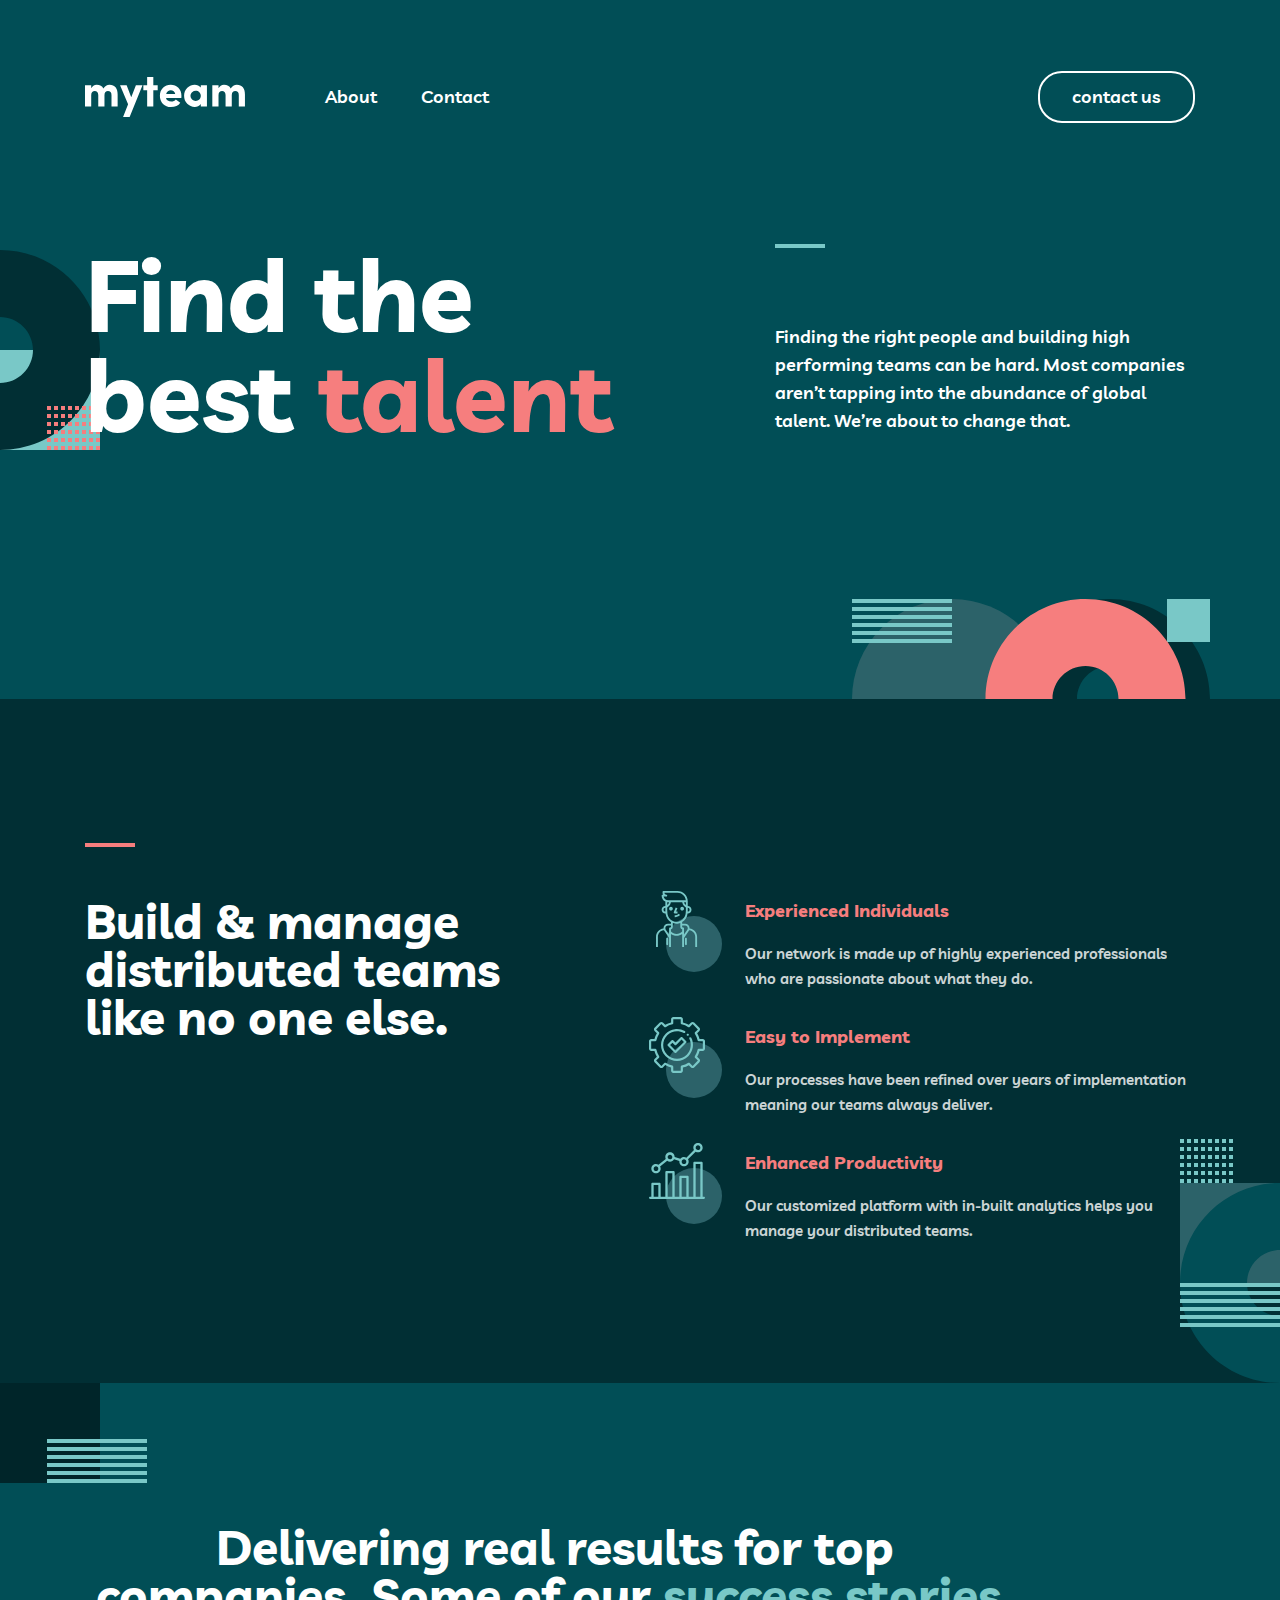
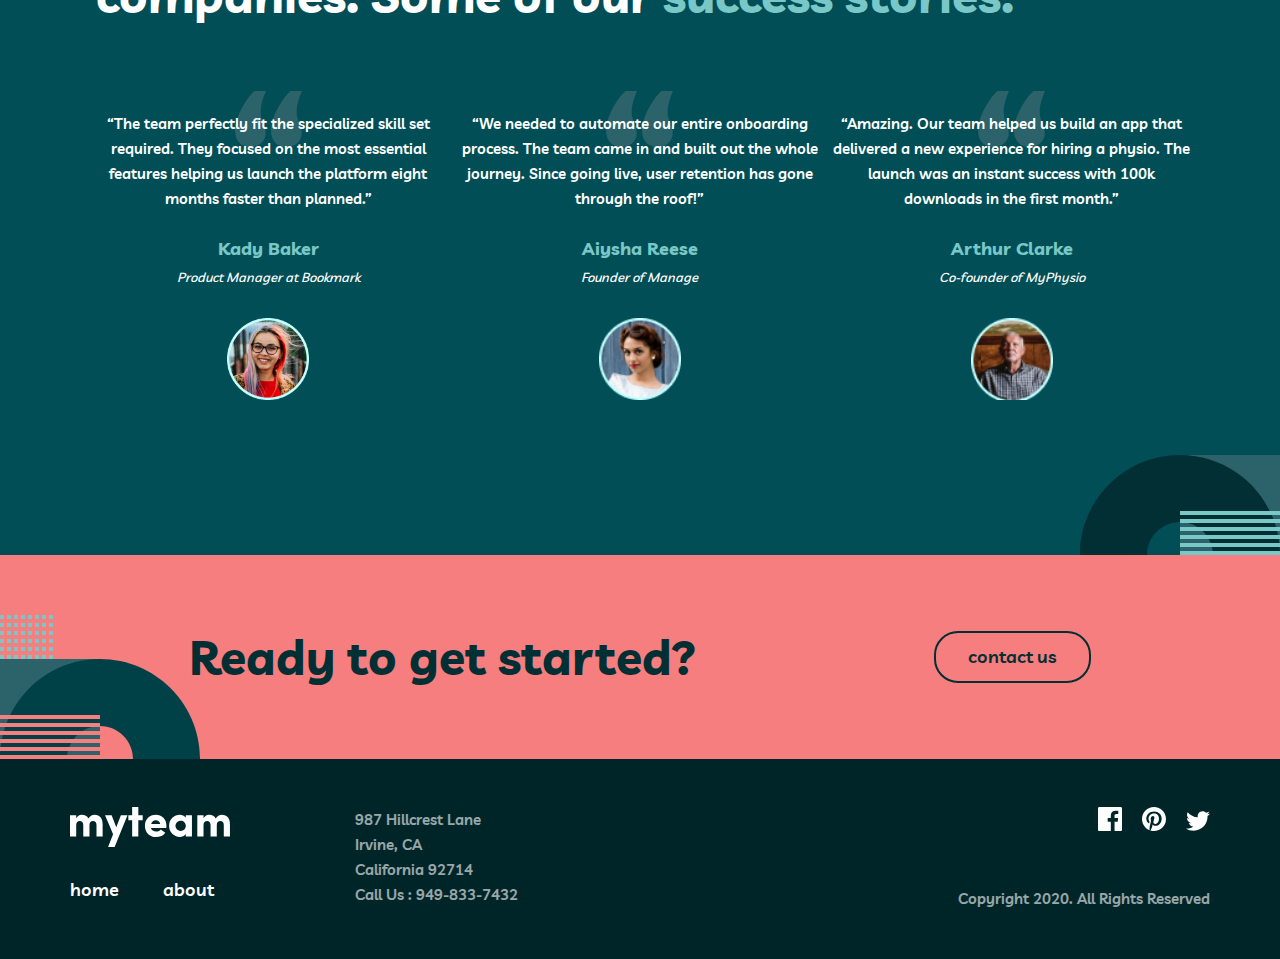
<file: index.html>
<!DOCTYPE html>
<html lang="en">

<head>
  <meta charset="UTF-8">
  <meta name="viewport" content="width=device-width, initial-scale=1.0">
  <title>My team</title>
  <link rel="shortcut icon" href="./images/icons/favicon.jpg">
  <link rel="stylesheet" href="./styles/main.css">
</head>

<body>

  <div class="overlay" id="overlay"></div>

  <section class="hero-section">

    <div class="hero-section-inner container">

      <header class="header">

        <div class="header-left">
          <a href="#" class="header-left__logo">
            <img src="./images/myteam.svg" alt="">
          </a>

          <div class="header-left__links">
            <a href="./myteam-about/index.html" class="header-nav nav--first">About</a>
            <a href="./Myteam-contact/index.html" class="header-nav">Contact</a>
          </div>
        </div>

        <a href="#" class="button button--primary">
          contact us
        </a>

        <a href="#" class="burger" id="burger_button">
          <span class="burger__line"></span>
          <span class="burger__line"></span>
          <span class="burger__line"></span>
        </a>

        <div class="mobile-menu" id="mobile-menu">
          <a href="./myteam-about/index.html" class="footer-nav nav--home">About</a>
          <a href="./Myteam-contact/index.html" class="footer-nav">Contact</a>

          <a href="#" class="button button--primary">
            contact us
          </a>

        </div>

      </header>

      <div class="hero-section-center">

        <h1 class="hero-section-center__title">
          Find the <br> best <span class="title--pre">talent</span>
        </h1>
        <p class="hero-section-center__text">
          Finding the right people and building high performing teams can be hard. Most companies aren’t tapping into
          the
          abundance of global talent. We’re about to change that.
        </p>

      </div>




    </div>
  </section>

  <section class="section-2">

    <div class="section-2-inner container">

      <div class="section-2-left">
        <h2 class="section-2-left__title">
          Build & manage distributed teams like no one else.
        </h2>
      </div>

      <div class="section-2-right">

        <div class="block-item">

          <div class="block-item-left">
            <img src="./images/boy.svg" alt="" class="block-item-left__img">
          </div>


          <div class="block-item-right">
            <h3 class="block-item-right__title">Experienced Individuals</h3>
            <p class="block-item-right__text">Our network is made up of highly experienced professionals who are
              passionate about what they do.</p>
          </div>

        </div>

        <div class="block-item">

          <div class="block-item-left">
            <img src="./images/settings.svg" alt="" class="block-item-left__img">
          </div>


          <div class="block-item-right">
            <h3 class="block-item-right__title">Easy to Implement</h3>
            <p class="block-item-right__text">Our processes have been refined over years of implementation meaning
              our teams always deliver.</p>
          </div>

        </div>

        <div class="block-item item--zero">

          <div class="block-item-left">
            <img src="./images/statistica.svg" alt="" class="block-item-left__img">
          </div>


          <div class="block-item-right">
            <h3 class="block-item-right__title">Enhanced Productivity</h3>
            <p class="block-item-right__text">Our customized platform with in-built analytics helps you manage your
              distributed teams.</p>
          </div>

        </div>

      </div>
    </div>



  </section>

  <section class="section-3">

    <div class="section-3-inner container">

      <h2 class="section-3-inner__title">
        Delivering real results for top companies. Some of our <span class="succes">success stories.</span>
      </h2>


      <div class="card-block">

        <div class="card">

          <p class="card__text">
            “The team perfectly fit the specialized skill set required. They focused on the most essential features
            helping us launch the platform eight months faster than planned.”
          </p>

          <h4 class="card__name">
            Kady Baker
          </h4>

          <h5 class="card__info">
            Product Manager at Bookmark
          </h5>

          <div class="card__bottom">
            <a href="#" class="card-img1">
              <img src="./images/first.png" alt="" class="card-img">
            </a>
          </div>

        </div>

        <div class="card">

          <p class="card__text">
            “We needed to automate our entire onboarding process. The team came in and built out the whole journey.
            Since going live, user retention has gone through the roof!”
          </p>

          <h4 class="card__name">
            Aiysha Reese
          </h4>

          <h5 class="card__info">
            Founder of Manage
          </h5>

          <div class="card__bottom">
            <a href="#" class="card-img1">
              <img src="./images/second.png" alt="" class="card-img">
            </a>
          </div>

        </div>

        <div class="card">

          <p class="card__text">
            “Amazing. Our team helped us build an app that delivered a new experience for hiring a physio. The
            launch was an instant success with 100k downloads in the first month.”
          </p>

          <h4 class="card__name">
            Arthur Clarke
          </h4>

          <h5 class="card__info">
            Co-founder of MyPhysio
          </h5>

          <div class="card__bottom">
            <a href="#" class="card-img1">
              <img src="./images/third.png" alt="" class="card-img">
            </a>
          </div>

        </div>




      </div>



    </div>



  </section>

  <section class="section4">

    <div class="section4-inner container">

      <h2 class="section4-inner__title">Ready to get started?</h2>

      <a href="#" class="button button--secondary">contact us</a>

    </div>



  </section>

  <footer class="footer">

    <div class="footer-inner container">

      <div class="footer-left">

        <div class="footer-left__links">
          <a href="#" class="footer-logo">
            <img src="./images/myteam.svg" alt="" class="footer-logo">
          </a>

          <div class="footer-left__nav">
            <a href="#" class="footer-nav nav--home">home</a>
            <a href="#" class="footer-nav">about</a>
          </div>
        </div>

        <p class="footer-info">
          987 Hillcrest Lane <br> Irvine, CA <br> California 92714 <br> Call Us : 949-833-7432
        </p>

      </div>


      <div class="footer-right">

        <div class="footer-social">
          <a href="#" class="footer-social-link">
            <svg width="24" height="24" viewBox="0 0 24 24" xmlns="http://www.w3.org/2000/svg">
              <path
                d="M22.675 0H1.325C0.593 0 0 0.593 0 1.325V22.676C0 23.407 0.593 24 1.325 24H12.82V14.706H9.692V11.084H12.82V8.413C12.82 5.313 14.713 3.625 17.479 3.625C18.804 3.625 19.942 3.724 20.274 3.768V7.008L18.356 7.009C16.852 7.009 16.561 7.724 16.561 8.772V11.085H20.148L19.681 14.707H16.561V24H22.677C23.407 24 24 23.407 24 22.675V1.325C24 0.593 23.407 0 22.675 0Z" />
            </svg>
          </a>

          <a href="#" class="footer-social-link link--path">
            <svg width="24" height="24" viewBox="0 0 24 24" xmlns="http://www.w3.org/2000/svg">
              <path
                d="M12 0C5.373 0 0 5.372 0 12C0 17.084 3.163 21.426 7.627 23.174C7.522 22.225 7.427 20.769 7.669 19.733C7.887 18.796 9.076 13.768 9.076 13.768C9.076 13.768 8.717 13.049 8.717 11.986C8.717 10.318 9.684 9.072 10.888 9.072C11.911 9.072 12.406 9.841 12.406 10.762C12.406 11.791 11.751 13.33 11.412 14.757C11.129 15.951 12.011 16.926 13.189 16.926C15.322 16.926 16.961 14.677 16.961 11.431C16.961 8.558 14.897 6.549 11.949 6.549C8.535 6.549 6.531 9.11 6.531 11.756C6.531 12.787 6.928 13.894 7.424 14.494C7.522 14.613 7.536 14.718 7.507 14.839L7.174 16.199C7.121 16.419 7 16.466 6.772 16.36C5.273 15.662 4.336 13.471 4.336 11.711C4.336 7.926 7.086 4.449 12.265 4.449C16.428 4.449 19.663 7.416 19.663 11.38C19.663 15.516 17.056 18.844 13.436 18.844C12.22 18.844 11.077 18.213 10.686 17.466L9.938 20.319C9.667 21.362 8.936 22.669 8.446 23.465C9.57 23.812 10.763 24 12 24C18.627 24 24 18.627 24 12C24 5.372 18.627 0 12 0Z" />
            </svg>
          </a>

          <a href="#" class="footer-social-link link--none">
            <svg width="24" height="20" viewBox="0 0 24 20" xmlns="http://www.w3.org/2000/svg">
              <path
                d="M24 2.55699C23.117 2.94899 22.168 3.21299 21.172 3.33199C22.189 2.72299 22.97 1.75799 23.337 0.607986C22.386 1.17199 21.332 1.58199 20.21 1.80299C19.313 0.845986 18.032 0.247986 16.616 0.247986C13.437 0.247986 11.101 3.21399 11.819 6.29299C7.728 6.08799 4.1 4.12799 1.671 1.14899C0.381 3.36199 1.002 6.25699 3.194 7.72299C2.388 7.69699 1.628 7.47599 0.965 7.10699C0.911 9.38799 2.546 11.522 4.914 11.997C4.221 12.185 3.462 12.229 2.69 12.081C3.316 14.037 5.134 15.46 7.29 15.5C5.22 17.123 2.612 17.848 0 17.54C2.179 18.937 4.768 19.752 7.548 19.752C16.69 19.752 21.855 12.031 21.543 5.10599C22.505 4.41099 23.34 3.54399 24 2.55699Z" />
            </svg>
          </a>

        </div>

        <p class="footer-bottom">
          Copyright 2020. All Rights Reserved
        </p>

      </div>



    </div>


  </footer>

  <script src="./scripts/main.js"></script>

</body>

</html>
</file>
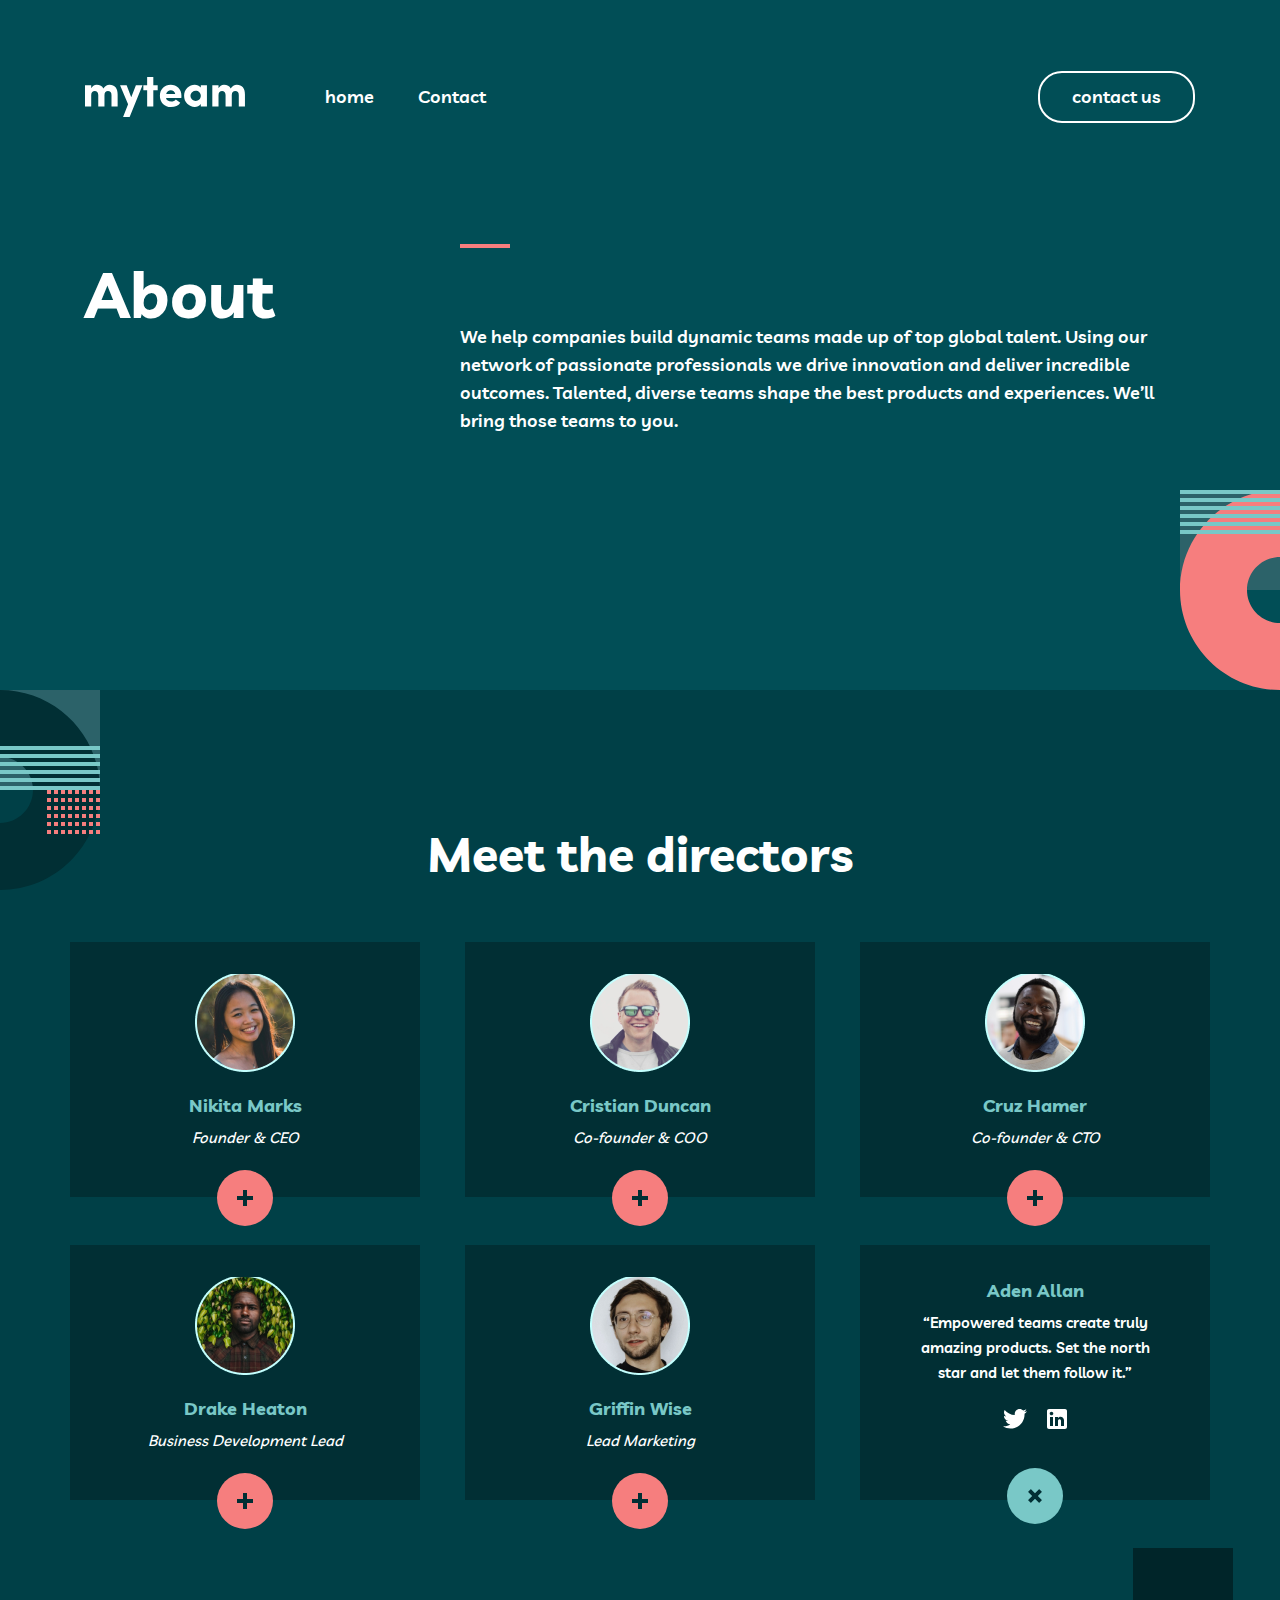
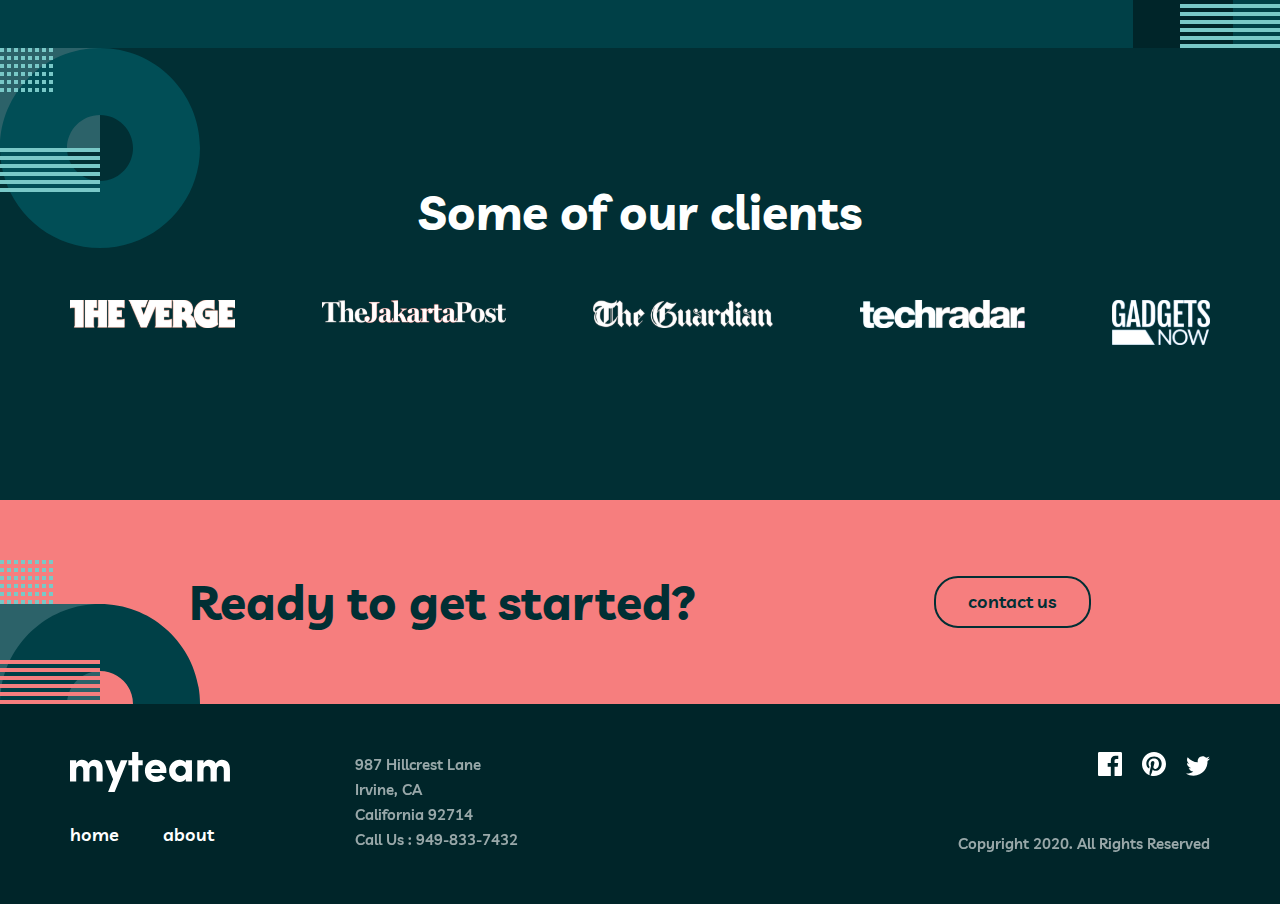
<file: myteam-about/index.html>
<!DOCTYPE html>
<html lang="en">

<head>
  <meta charset="UTF-8">
  <meta name="viewport" content="width=device-width, initial-scale=1.0">
  <title>My team</title>
  <link rel="shortcut icon" href="../images/icons/favicon.jpg">
  <link rel="stylesheet" href="./styles/main.css">
</head>

<body>

  <div class="overlay" id="overlay"></div>

  <section class="hero-section">

    <div class="hero-section-inner container">
      <header class="header">

        <div class="header-left">
          <a href="#" class="header-left__logo">
            <img src="./images/myteam.svg" alt="">
          </a>

          <div class="header-left__links">
            <a href="../index.html" class="header-nav nav--first">home</a>
            <a href="../Myteam-contact/index.html" class="header-nav">Contact</a>
          </div>
        </div>

        <a href="#" class="button button--primary">
          contact us
        </a>

        <a href="#" class="burger" id="burger_button">
          <span class="burger__line"></span>
          <span class="burger__line"></span>
          <span class="burger__line"></span>
        </a>

        <div class="mobile-menu" id="mobile-menu">
          <a href="../index.html" class="footer-nav nav--home">home</a>
          <a href="../Myteam-contact/index.html" class="footer-nav">Contact</a>

          <a href="#" class="button button--primary">
            contact us
          </a>

        </div>

      </header>

      <div class="hero-section-center">

        <h1 class="hero-section-center__title">
          About
        </h1>
        <p class="hero-section-center__text">
          We help companies build dynamic teams made up of top global talent. Using our network of passionate
          professionals we drive innovation and deliver incredible outcomes. Talented, diverse teams shape the best
          products and experiences. We’ll bring those teams to you.
        </p>

      </div>



    </div>


  </section>

  <section class="section-2">

    <div class="section-2-inner container">

      <h2 class="section-2-inner__title">
        Meet the directors
      </h2>

      <div class="card-block">

        <div class="card">

          <div class="card__top">
            <a href="#" class="card-img">
              <img src="./images/card-img-1.png" alt="">
            </a>
          </div>

          <h4 class="card__name">
            Nikita Marks
          </h4>

          <h5 class="card__info">
            Founder & CEO
          </h5>

          <div class="card__bottom">
            <a href="#" class="plus"></a>
          </div>
          

        </div>

        <div class="card">

          <div class="card__top">
            <a href="#" class="card-img">
              <img src="./images/card-img-2.png" alt="">
            </a>
          </div>

          <h4 class="card__name">
            Cristian Duncan
          </h4>

          <h5 class="card__info">
            Co-founder & COO
          </h5>

          <div class="card__bottom">
            <a href="#" class="plus"></a>
          </div>

        </div>

        <div class="card">

          <div class="card__top">
            <a href="#" class="card-img">
              <img src="./images/card-img-3.png" alt="">
            </a>
          </div>

          <h4 class="card__name">
            Cruz Hamer
          </h4>

          <h5 class="card__info">
            Co-founder & CTO
          </h5>

          <div class="card__bottom">
            <a href="#" class="plus"></a>
          </div>

        </div>

        <div class="card">

          <div class="card__top">
            <a href="#" class="card-img">
              <img src="./images/card-img-4.png" alt="">
            </a>
          </div>

          <h4 class="card__name">
            Drake Heaton
          </h4>

          <h5 class="card__info">
            Business Development Lead
          </h5>

          <div class="card__bottom">
            <a href="#" class="plus"></a>
          </div>

        </div>

        <div class="card card--none">

          <div class="card__top">
            <a href="#" class="card-img">
              <img src="./images/card-img-5.png" alt="">
            </a>
          </div>

          <h4 class="card__name">
            Griffin Wise
          </h4>

          <h5 class="card__info">
            Lead Marketing
          </h5>

          <div class="card__bottom">
            <a href="#" class="plus"></a>
          </div>

        </div>

        <div class="card">

          <h4 class="card__name">
            Aden Allan
          </h4>

          <p class="card__text">
            “Empowered teams create truly amazing products. Set the north star and let them follow it.”
          </p>

          <div class="card__social">

            <a href="#" class="card-nav nav--twit">
              <img src="./images/twitter.svg" alt="">
            </a>

            <a href="#" class="card-nav">
              <img src="./images/in.svg" alt="">
            </a>

          </div>

          <div class="card__bottom bottom--blue">
            <a href="#" class="plus"></a>
          </div>

        </div>

        <div class="card card--tablet">

          <div class="card__top">
            <a href="#" class="card-img">
              <img src="./images/card-img-6.png" alt="">
            </a>
          </div>

          <h4 class="card__name">
            Aden Allan
          </h4>

          <h5 class="card__info">
            Head of Talent
          </h5>

          <div class="card__bottom">
            <a href="#" class="plus"></a>
          </div>

        </div>




      </div>




    </div>




  </section>



  <section class="section-3">

    <div class="section-3-inner container">

      <h2 class="section-3-inner__title">Some of our clients</h2>

      <div class="sponsors-block">

        <a href="#" class="sponsors__img">
          <img src="./images/img-1.svg" alt="" class="sponsors__img">
        </a>

        <a href="#" class="sponsors__img">
          <img src="./images/img-2.svg" alt="" class="sponsors__img">
        </a>

        <a href="#" class="sponsors__img">
          <img src="./images/img-3.svg" alt="" class="sponsors__img">
        </a>

        <a href="#" class="sponsors__img">
          <img src="./images/img-4.svg" alt="" class="sponsors__img">
        </a>

        <a href="#" class="sponsors__img">
          <img src="./images/img-5.svg" alt="" class="sponsors__img">
        </a>


      </div>


    </div>


  </section>

  <section class="section4">

    <div class="section4-inner container">

      <h2 class="section4-inner__title">Ready to get started?</h2>

      <a href="#" class="button button--secondary">contact us</a>

    </div>



  </section>

  <footer class="footer">

    <div class="footer-inner container">

      <div class="footer-left">

        <div class="footer-left__links">
          <a href="#" class="footer-logo">
            <img src="./images/myteam.svg" alt="" class="footer-logo">
          </a>

          <div class="footer-left__nav">
            <a href="#" class="footer-nav nav--home">home</a>
            <a href="#" class="footer-nav">about</a>
          </div>
        </div>

        <p class="footer-info">
          987 Hillcrest Lane <br> Irvine, CA <br> California 92714 <br> Call Us : 949-833-7432
        </p>

      </div>


      <div class="footer-right">

        <div class="footer-social">
          <a href="#" class="footer-social-link">
            <svg width="24" height="24" viewBox="0 0 24 24" xmlns="http://www.w3.org/2000/svg">
              <path
                d="M22.675 0H1.325C0.593 0 0 0.593 0 1.325V22.676C0 23.407 0.593 24 1.325 24H12.82V14.706H9.692V11.084H12.82V8.413C12.82 5.313 14.713 3.625 17.479 3.625C18.804 3.625 19.942 3.724 20.274 3.768V7.008L18.356 7.009C16.852 7.009 16.561 7.724 16.561 8.772V11.085H20.148L19.681 14.707H16.561V24H22.677C23.407 24 24 23.407 24 22.675V1.325C24 0.593 23.407 0 22.675 0Z" />
            </svg>
          </a>

          <a href="#" class="footer-social-link link--path">
            <svg width="24" height="24" viewBox="0 0 24 24" xmlns="http://www.w3.org/2000/svg">
              <path
                d="M12 0C5.373 0 0 5.372 0 12C0 17.084 3.163 21.426 7.627 23.174C7.522 22.225 7.427 20.769 7.669 19.733C7.887 18.796 9.076 13.768 9.076 13.768C9.076 13.768 8.717 13.049 8.717 11.986C8.717 10.318 9.684 9.072 10.888 9.072C11.911 9.072 12.406 9.841 12.406 10.762C12.406 11.791 11.751 13.33 11.412 14.757C11.129 15.951 12.011 16.926 13.189 16.926C15.322 16.926 16.961 14.677 16.961 11.431C16.961 8.558 14.897 6.549 11.949 6.549C8.535 6.549 6.531 9.11 6.531 11.756C6.531 12.787 6.928 13.894 7.424 14.494C7.522 14.613 7.536 14.718 7.507 14.839L7.174 16.199C7.121 16.419 7 16.466 6.772 16.36C5.273 15.662 4.336 13.471 4.336 11.711C4.336 7.926 7.086 4.449 12.265 4.449C16.428 4.449 19.663 7.416 19.663 11.38C19.663 15.516 17.056 18.844 13.436 18.844C12.22 18.844 11.077 18.213 10.686 17.466L9.938 20.319C9.667 21.362 8.936 22.669 8.446 23.465C9.57 23.812 10.763 24 12 24C18.627 24 24 18.627 24 12C24 5.372 18.627 0 12 0Z" />
            </svg>
          </a>

          <a href="#" class="footer-social-link link--none">
            <svg width="24" height="20" viewBox="0 0 24 20" xmlns="http://www.w3.org/2000/svg">
              <path
                d="M24 2.55699C23.117 2.94899 22.168 3.21299 21.172 3.33199C22.189 2.72299 22.97 1.75799 23.337 0.607986C22.386 1.17199 21.332 1.58199 20.21 1.80299C19.313 0.845986 18.032 0.247986 16.616 0.247986C13.437 0.247986 11.101 3.21399 11.819 6.29299C7.728 6.08799 4.1 4.12799 1.671 1.14899C0.381 3.36199 1.002 6.25699 3.194 7.72299C2.388 7.69699 1.628 7.47599 0.965 7.10699C0.911 9.38799 2.546 11.522 4.914 11.997C4.221 12.185 3.462 12.229 2.69 12.081C3.316 14.037 5.134 15.46 7.29 15.5C5.22 17.123 2.612 17.848 0 17.54C2.179 18.937 4.768 19.752 7.548 19.752C16.69 19.752 21.855 12.031 21.543 5.10599C22.505 4.41099 23.34 3.54399 24 2.55699Z" />
            </svg>
          </a>

        </div>

        <p class="footer-bottom">
          Copyright 2020. All Rights Reserved
        </p>

      </div>



    </div>


  </footer>

  <script src="./scripts/main.js"></script>

</body>

</html>
</file>
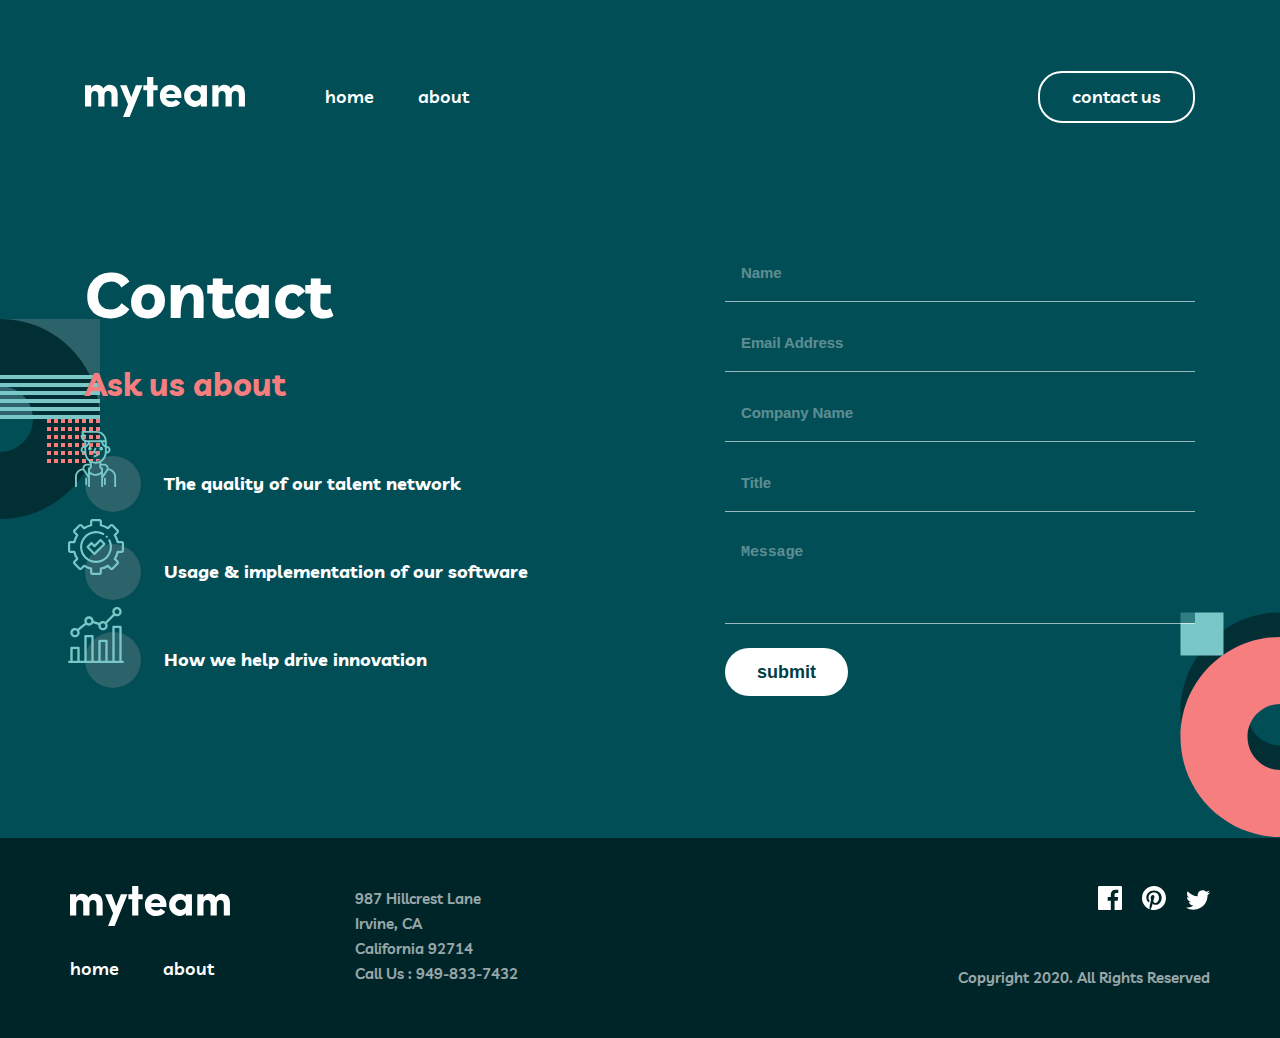
<file: Myteam-contact/index.html>
<!DOCTYPE html>
<html lang="en">

<head>
  <meta charset="UTF-8">
  <meta name="viewport" content="width=device-width, initial-scale=1.0">
  <title>myteam</title>
  <link rel="shortcut icon" href="../images/icons/favicon.jpg">
  <link rel="stylesheet" href="./styles/main.css">
</head>

<body>

  <div class="overlay" id="overlay"></div>

  <section class="hero-section">

    <div class="hero-section-inner container">

      <header class="header">

        <div class="header-left">
          <a href="#" class="header-left__logo">
            <img src="./images/myteam.svg" alt="">
          </a>

          <div class="header-left__links">
            <a href="../index.html" class="header-nav nav--first">home</a>
            <a href="../myteam-about/index.html" class="header-nav">about</a>
          </div>
        </div>

        <a href="#" class="button button--primary">
          contact us
        </a>

        <a href="#" class="burger" id="burger_button">
          <span class="burger__line"></span>
          <span class="burger__line"></span>
          <span class="burger__line"></span>
        </a>

        <div class="mobile-menu" id="mobile-menu">
          <a href="../index.html" class="footer-nav nav--home">Home</a>
          <a href="../myteam-about/index.html" class="footer-nav">About</a>

          <a href="#" class="button button--primary">
            contact us
          </a>

        </div>

      </header>

      <div class="hero-section-center">

        <div class="hero-section-left">
          <h2 class="hero-section-left__title">Contact</h2>
          <h4 class="hero-section-left__subtitle">Ask us about</h4>

          <div class="hero-section-left__bottom">
            <div class="block-item">

              <div class="block-item-left">
                <img src="./images/boy.svg" alt="" class="block-item-left__img">
              </div>


              <div class="block-item-right">
                <p class="block-item-right__text">The quality of our talent network</p>
              </div>

            </div>

            <div class="block-item">

              <div class="block-item-left">
                <img src="./images/settings.svg" alt="" class="block-item-left__img">
              </div>


              <div class="block-item-right">
                <p class="block-item-right__text">Usage & implementation of our software</p>
              </div>

            </div>

            <div class="block-item item--zero">

              <div class="block-item-left">
                <img src="./images/statistica.svg" alt="" class="block-item-left__img">
              </div>


              <div class="block-item-right">
                <p class="block-item-right__text">How we help drive innovation</p>
              </div>

            </div>
          </div>

        </div>


        <div class="hero-section-right">

          <form action="https://echo.htmlacademy.ru/" class="form">

            <input type="text" name="name" class="form__input" placeholder="Name">

            <input type="email" name="email" class="form__input" placeholder="Email Address">

            <input type="text" name="company-name" class="form__input" placeholder="Company Name">

            <input type="text" name="title" class="form__input input--last" placeholder="Title">

            <textarea name="smth" cols="30" rows="10" class="form__textarea" placeholder="Message"></textarea>

            <button class="form__button">
              submit
            </button>

          </form>



        </div>




      </div>


    </div>


  </section>

  <footer class="footer">

    <div class="footer-inner container">

      <div class="footer-left">

        <div class="footer-left__links">
          <a href="#" class="footer-logo">
            <img src="./images/myteam.svg" alt="" class="footer-logo">
          </a>

          <div class="footer-left__nav">
            <a href="#" class="footer-nav nav--home">home</a>
            <a href="#" class="footer-nav">about</a>
          </div>
        </div>

        <p class="footer-info">
          987 Hillcrest Lane <br> Irvine, CA <br> California 92714 <br> Call Us : 949-833-7432
        </p>

      </div>


      <div class="footer-right">

        <div class="footer-social">
          <a href="#" class="footer-social-link">
            <svg width="24" height="24" viewBox="0 0 24 24" xmlns="http://www.w3.org/2000/svg">
              <path
                d="M22.675 0H1.325C0.593 0 0 0.593 0 1.325V22.676C0 23.407 0.593 24 1.325 24H12.82V14.706H9.692V11.084H12.82V8.413C12.82 5.313 14.713 3.625 17.479 3.625C18.804 3.625 19.942 3.724 20.274 3.768V7.008L18.356 7.009C16.852 7.009 16.561 7.724 16.561 8.772V11.085H20.148L19.681 14.707H16.561V24H22.677C23.407 24 24 23.407 24 22.675V1.325C24 0.593 23.407 0 22.675 0Z" />
            </svg>
          </a>

          <a href="#" class="footer-social-link link--path">
            <svg width="24" height="24" viewBox="0 0 24 24" xmlns="http://www.w3.org/2000/svg">
              <path
                d="M12 0C5.373 0 0 5.372 0 12C0 17.084 3.163 21.426 7.627 23.174C7.522 22.225 7.427 20.769 7.669 19.733C7.887 18.796 9.076 13.768 9.076 13.768C9.076 13.768 8.717 13.049 8.717 11.986C8.717 10.318 9.684 9.072 10.888 9.072C11.911 9.072 12.406 9.841 12.406 10.762C12.406 11.791 11.751 13.33 11.412 14.757C11.129 15.951 12.011 16.926 13.189 16.926C15.322 16.926 16.961 14.677 16.961 11.431C16.961 8.558 14.897 6.549 11.949 6.549C8.535 6.549 6.531 9.11 6.531 11.756C6.531 12.787 6.928 13.894 7.424 14.494C7.522 14.613 7.536 14.718 7.507 14.839L7.174 16.199C7.121 16.419 7 16.466 6.772 16.36C5.273 15.662 4.336 13.471 4.336 11.711C4.336 7.926 7.086 4.449 12.265 4.449C16.428 4.449 19.663 7.416 19.663 11.38C19.663 15.516 17.056 18.844 13.436 18.844C12.22 18.844 11.077 18.213 10.686 17.466L9.938 20.319C9.667 21.362 8.936 22.669 8.446 23.465C9.57 23.812 10.763 24 12 24C18.627 24 24 18.627 24 12C24 5.372 18.627 0 12 0Z" />
            </svg>
          </a>

          <a href="#" class="footer-social-link link--none">
            <svg width="24" height="20" viewBox="0 0 24 20" xmlns="http://www.w3.org/2000/svg">
              <path
                d="M24 2.55699C23.117 2.94899 22.168 3.21299 21.172 3.33199C22.189 2.72299 22.97 1.75799 23.337 0.607986C22.386 1.17199 21.332 1.58199 20.21 1.80299C19.313 0.845986 18.032 0.247986 16.616 0.247986C13.437 0.247986 11.101 3.21399 11.819 6.29299C7.728 6.08799 4.1 4.12799 1.671 1.14899C0.381 3.36199 1.002 6.25699 3.194 7.72299C2.388 7.69699 1.628 7.47599 0.965 7.10699C0.911 9.38799 2.546 11.522 4.914 11.997C4.221 12.185 3.462 12.229 2.69 12.081C3.316 14.037 5.134 15.46 7.29 15.5C5.22 17.123 2.612 17.848 0 17.54C2.179 18.937 4.768 19.752 7.548 19.752C16.69 19.752 21.855 12.031 21.543 5.10599C22.505 4.41099 23.34 3.54399 24 2.55699Z" />
            </svg>
          </a>

        </div>

        <p class="footer-bottom">
          Copyright 2020. All Rights Reserved
        </p>

      </div>



    </div>


  </footer>

  <script src="./scripts/main.js"></script>

</body>

</html>
</file>
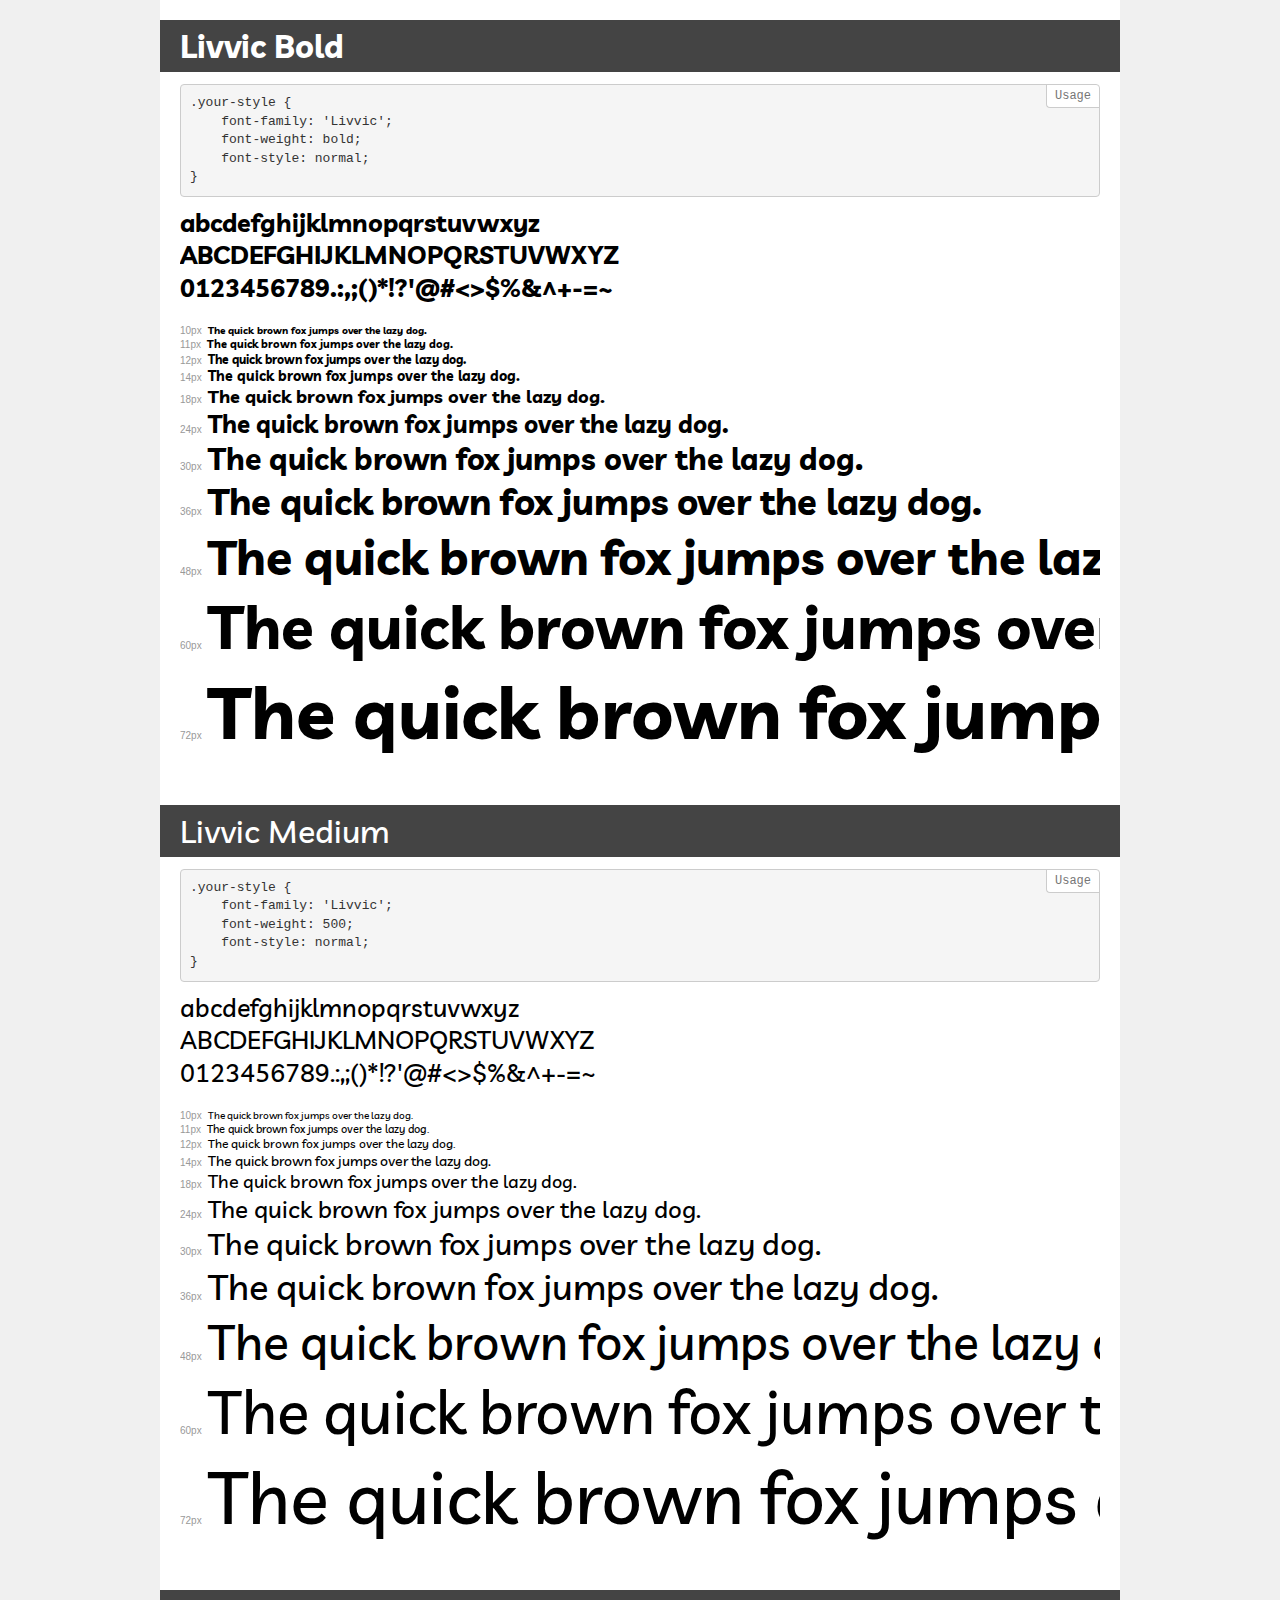
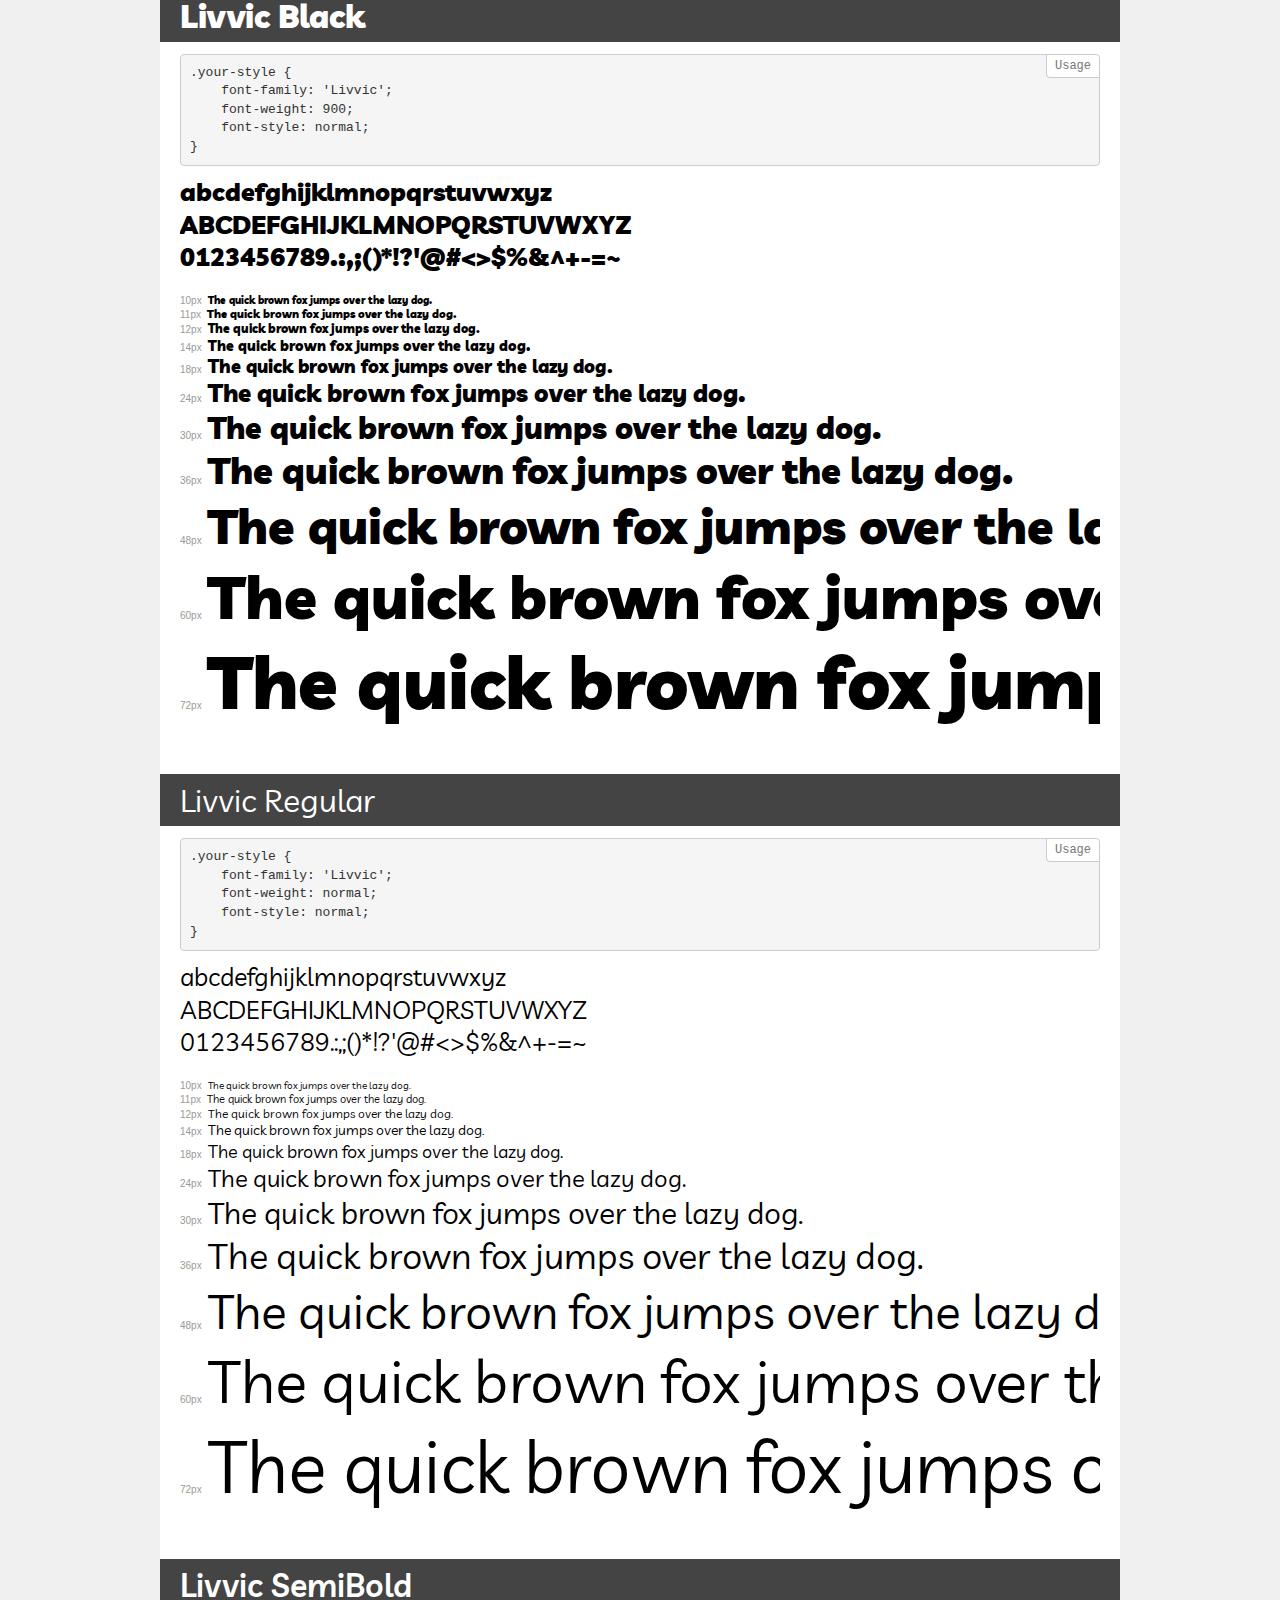
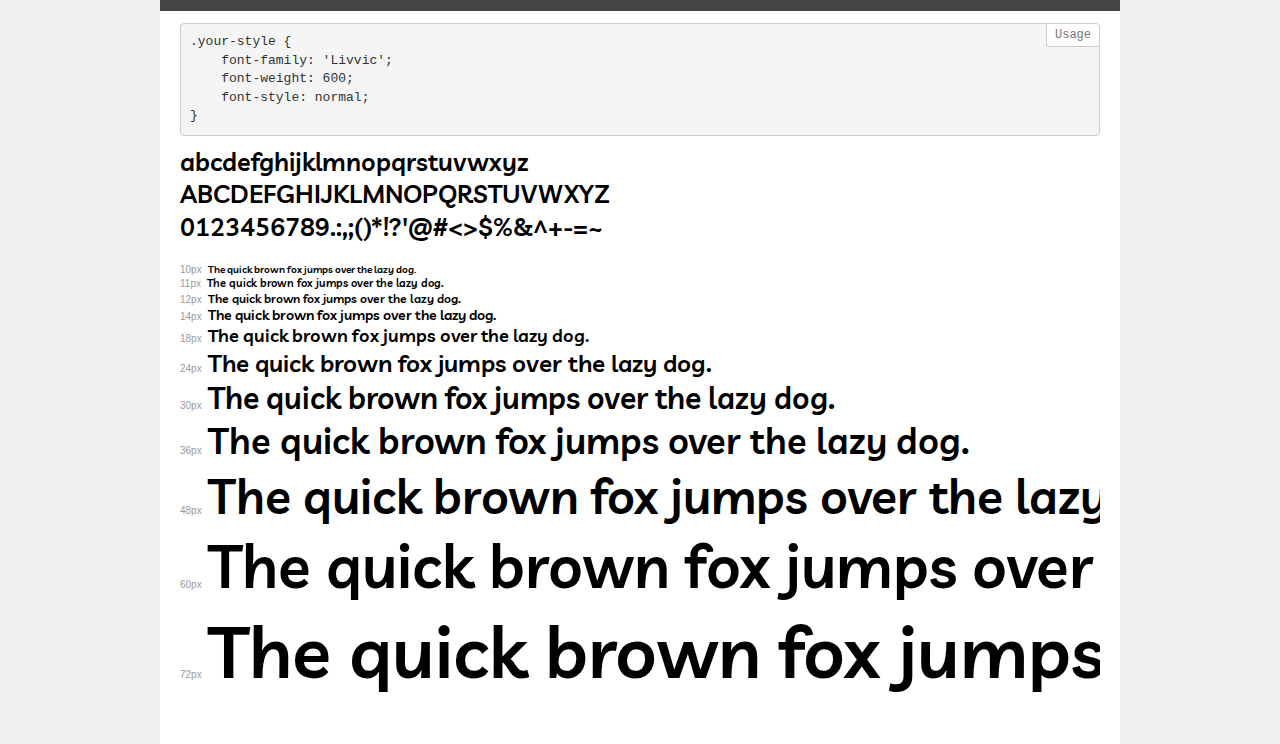
<file: fonts/livvic_trans/demo.html>
<!DOCTYPE html>
<html lang="en">
<head>
    <meta charset="utf-8">
    <meta http-equiv="X-UA-Compatible" content="IE=edge">
    <meta name="viewport" content="width=device-width, initial-scale=1">
    <meta name="robots" content="noindex, noarchive">
    <meta name="format-detection" content="telephone=no">
    <title>Transfonter demo</title>
    <link href="stylesheet.css" rel="stylesheet">
    <style>
        /*
        http://meyerweb.com/eric/tools/css/reset/
        v2.0 | 20110126
        License: none (public domain)
        */
        html, body, div, span, applet, object, iframe,
        h1, h2, h3, h4, h5, h6, p, blockquote, pre,
        a, abbr, acronym, address, big, cite, code,
        del, dfn, em, img, ins, kbd, q, s, samp,
        small, strike, strong, sub, sup, tt, var,
        b, u, i, center,
        dl, dt, dd, ol, ul, li,
        fieldset, form, label, legend,
        table, caption, tbody, tfoot, thead, tr, th, td,
        article, aside, canvas, details, embed,
        figure, figcaption, footer, header, hgroup,
        menu, nav, output, ruby, section, summary,
        time, mark, audio, video {
            margin: 0;
            padding: 0;
            border: 0;
            font-size: 100%;
            font: inherit;
            vertical-align: baseline;
        }
        /* HTML5 display-role reset for older browsers */
        article, aside, details, figcaption, figure,
        footer, header, hgroup, menu, nav, section {
            display: block;
        }
        body {
            line-height: 1;
        }
        ol, ul {
            list-style: none;
        }
        blockquote, q {
            quotes: none;
        }
        blockquote:before, blockquote:after,
        q:before, q:after {
            content: '';
            content: none;
        }
        table {
            border-collapse: collapse;
            border-spacing: 0;
        }
        /* demo styles */
        body {
            background: #f0f0f0;
            color: #000;
        }
        .page {
            background: #fff;
            width: 920px;
            margin: 0 auto;
            padding: 20px 20px 0 20px;
            overflow: hidden;
        }
        .font-container {
            overflow-x: auto;
            overflow-y: hidden;
            margin-bottom: 40px;
            line-height: 1.3;
            white-space: nowrap;
            padding-bottom: 5px;
        }
        h1 {
            position: relative;
            background: #444;
            font-size: 32px;
            color: #fff;
            padding: 10px 20px;
            margin: 0 -20px 12px -20px;
        }
        .letters {
            font-size: 25px;
            margin-bottom: 20px;
        }
        .s10:before {
            content: '10px';
        }
        .s11:before {
            content: '11px';
        }
        .s12:before {
            content: '12px';
        }
        .s14:before {
            content: '14px';
        }
        .s18:before {
            content: '18px';
        }
        .s24:before {
            content: '24px';
        }
        .s30:before {
            content: '30px';
        }
        .s36:before {
            content: '36px';
        }
        .s48:before {
            content: '48px';
        }
        .s60:before {
            content: '60px';
        }
        .s72:before {
            content: '72px';
        }
        .s10:before, .s11:before, .s12:before, .s14:before,
        .s18:before, .s24:before, .s30:before, .s36:before,
        .s48:before, .s60:before, .s72:before {
            font-family: Arial, sans-serif;
            font-size: 10px;
            font-weight: normal;
            font-style: normal;
            color: #999;
            padding-right: 6px;
        }
        pre {
            display: block;
            position: relative;
            padding: 9px;
            margin: 0 0 10px;
            font-family: Monaco, Menlo, Consolas, "Courier New", monospace;
            font-size: 13px;
            line-height: 1.428571429;
            color: #333;
            font-weight: normal;
            font-style: normal;
            background-color: #f5f5f5;
            border: 1px solid #ccc;
            overflow-x: auto;
            border-radius: 4px;
        }
        pre:after {
            display: block;
            position: absolute;
            right: 0;
            top: 0;
            content: 'Usage';
            line-height: 1;
            padding: 5px 8px;
            font-size: 12px;
            color: #767676;
            background-color: #fff;
            border: 1px solid #ccc;
            border-right: none;
            border-top: none;
            border-radius: 0 4px 0 4px;
            z-index: 10;
        }
        /* responsive */
        @media (max-width: 959px) {
            .page {
                width: auto;
                margin: 0;
            }
        }
    </style>
</head>
<body>
<div class="page">
    <div class="demo">
        <h1 style="font-family: 'Livvic'; font-weight: bold; font-style: normal;">Livvic Bold</h1>
        <pre>.your-style {
    font-family: 'Livvic';
    font-weight: bold;
    font-style: normal;
}</pre>
        <div class="font-container" style="font-family: 'Livvic'; font-weight: bold; font-style: normal;">
            <p class="letters">
                abcdefghijklmnopqrstuvwxyz<br>
ABCDEFGHIJKLMNOPQRSTUVWXYZ<br>
                0123456789.:,;()*!?'@#<>$%&^+-=~
            </p>
            <p class="s10" style="font-size: 10px;">The quick brown fox jumps over the lazy dog.</p>
            <p class="s11" style="font-size: 11px;">The quick brown fox jumps over the lazy dog.</p>
            <p class="s12" style="font-size: 12px;">The quick brown fox jumps over the lazy dog.</p>
            <p class="s14" style="font-size: 14px;">The quick brown fox jumps over the lazy dog.</p>
            <p class="s18" style="font-size: 18px;">The quick brown fox jumps over the lazy dog.</p>
            <p class="s24" style="font-size: 24px;">The quick brown fox jumps over the lazy dog.</p>
            <p class="s30" style="font-size: 30px;">The quick brown fox jumps over the lazy dog.</p>
            <p class="s36" style="font-size: 36px;">The quick brown fox jumps over the lazy dog.</p>
            <p class="s48" style="font-size: 48px;">The quick brown fox jumps over the lazy dog.</p>
            <p class="s60" style="font-size: 60px;">The quick brown fox jumps over the lazy dog.</p>
            <p class="s72" style="font-size: 72px;">The quick brown fox jumps over the lazy dog.</p>
        </div>
    </div>
    <div class="demo">
        <h1 style="font-family: 'Livvic'; font-weight: 500; font-style: normal;">Livvic Medium</h1>
        <pre>.your-style {
    font-family: 'Livvic';
    font-weight: 500;
    font-style: normal;
}</pre>
        <div class="font-container" style="font-family: 'Livvic'; font-weight: 500; font-style: normal;">
            <p class="letters">
                abcdefghijklmnopqrstuvwxyz<br>
ABCDEFGHIJKLMNOPQRSTUVWXYZ<br>
                0123456789.:,;()*!?'@#<>$%&^+-=~
            </p>
            <p class="s10" style="font-size: 10px;">The quick brown fox jumps over the lazy dog.</p>
            <p class="s11" style="font-size: 11px;">The quick brown fox jumps over the lazy dog.</p>
            <p class="s12" style="font-size: 12px;">The quick brown fox jumps over the lazy dog.</p>
            <p class="s14" style="font-size: 14px;">The quick brown fox jumps over the lazy dog.</p>
            <p class="s18" style="font-size: 18px;">The quick brown fox jumps over the lazy dog.</p>
            <p class="s24" style="font-size: 24px;">The quick brown fox jumps over the lazy dog.</p>
            <p class="s30" style="font-size: 30px;">The quick brown fox jumps over the lazy dog.</p>
            <p class="s36" style="font-size: 36px;">The quick brown fox jumps over the lazy dog.</p>
            <p class="s48" style="font-size: 48px;">The quick brown fox jumps over the lazy dog.</p>
            <p class="s60" style="font-size: 60px;">The quick brown fox jumps over the lazy dog.</p>
            <p class="s72" style="font-size: 72px;">The quick brown fox jumps over the lazy dog.</p>
        </div>
    </div>
    <div class="demo">
        <h1 style="font-family: 'Livvic'; font-weight: 900; font-style: normal;">Livvic Black</h1>
        <pre>.your-style {
    font-family: 'Livvic';
    font-weight: 900;
    font-style: normal;
}</pre>
        <div class="font-container" style="font-family: 'Livvic'; font-weight: 900; font-style: normal;">
            <p class="letters">
                abcdefghijklmnopqrstuvwxyz<br>
ABCDEFGHIJKLMNOPQRSTUVWXYZ<br>
                0123456789.:,;()*!?'@#<>$%&^+-=~
            </p>
            <p class="s10" style="font-size: 10px;">The quick brown fox jumps over the lazy dog.</p>
            <p class="s11" style="font-size: 11px;">The quick brown fox jumps over the lazy dog.</p>
            <p class="s12" style="font-size: 12px;">The quick brown fox jumps over the lazy dog.</p>
            <p class="s14" style="font-size: 14px;">The quick brown fox jumps over the lazy dog.</p>
            <p class="s18" style="font-size: 18px;">The quick brown fox jumps over the lazy dog.</p>
            <p class="s24" style="font-size: 24px;">The quick brown fox jumps over the lazy dog.</p>
            <p class="s30" style="font-size: 30px;">The quick brown fox jumps over the lazy dog.</p>
            <p class="s36" style="font-size: 36px;">The quick brown fox jumps over the lazy dog.</p>
            <p class="s48" style="font-size: 48px;">The quick brown fox jumps over the lazy dog.</p>
            <p class="s60" style="font-size: 60px;">The quick brown fox jumps over the lazy dog.</p>
            <p class="s72" style="font-size: 72px;">The quick brown fox jumps over the lazy dog.</p>
        </div>
    </div>
    <div class="demo">
        <h1 style="font-family: 'Livvic'; font-weight: normal; font-style: normal;">Livvic Regular</h1>
        <pre>.your-style {
    font-family: 'Livvic';
    font-weight: normal;
    font-style: normal;
}</pre>
        <div class="font-container" style="font-family: 'Livvic'; font-weight: normal; font-style: normal;">
            <p class="letters">
                abcdefghijklmnopqrstuvwxyz<br>
ABCDEFGHIJKLMNOPQRSTUVWXYZ<br>
                0123456789.:,;()*!?'@#<>$%&^+-=~
            </p>
            <p class="s10" style="font-size: 10px;">The quick brown fox jumps over the lazy dog.</p>
            <p class="s11" style="font-size: 11px;">The quick brown fox jumps over the lazy dog.</p>
            <p class="s12" style="font-size: 12px;">The quick brown fox jumps over the lazy dog.</p>
            <p class="s14" style="font-size: 14px;">The quick brown fox jumps over the lazy dog.</p>
            <p class="s18" style="font-size: 18px;">The quick brown fox jumps over the lazy dog.</p>
            <p class="s24" style="font-size: 24px;">The quick brown fox jumps over the lazy dog.</p>
            <p class="s30" style="font-size: 30px;">The quick brown fox jumps over the lazy dog.</p>
            <p class="s36" style="font-size: 36px;">The quick brown fox jumps over the lazy dog.</p>
            <p class="s48" style="font-size: 48px;">The quick brown fox jumps over the lazy dog.</p>
            <p class="s60" style="font-size: 60px;">The quick brown fox jumps over the lazy dog.</p>
            <p class="s72" style="font-size: 72px;">The quick brown fox jumps over the lazy dog.</p>
        </div>
    </div>
    <div class="demo">
        <h1 style="font-family: 'Livvic'; font-weight: 600; font-style: normal;">Livvic SemiBold</h1>
        <pre>.your-style {
    font-family: 'Livvic';
    font-weight: 600;
    font-style: normal;
}</pre>
        <div class="font-container" style="font-family: 'Livvic'; font-weight: 600; font-style: normal;">
            <p class="letters">
                abcdefghijklmnopqrstuvwxyz<br>
ABCDEFGHIJKLMNOPQRSTUVWXYZ<br>
                0123456789.:,;()*!?'@#<>$%&^+-=~
            </p>
            <p class="s10" style="font-size: 10px;">The quick brown fox jumps over the lazy dog.</p>
            <p class="s11" style="font-size: 11px;">The quick brown fox jumps over the lazy dog.</p>
            <p class="s12" style="font-size: 12px;">The quick brown fox jumps over the lazy dog.</p>
            <p class="s14" style="font-size: 14px;">The quick brown fox jumps over the lazy dog.</p>
            <p class="s18" style="font-size: 18px;">The quick brown fox jumps over the lazy dog.</p>
            <p class="s24" style="font-size: 24px;">The quick brown fox jumps over the lazy dog.</p>
            <p class="s30" style="font-size: 30px;">The quick brown fox jumps over the lazy dog.</p>
            <p class="s36" style="font-size: 36px;">The quick brown fox jumps over the lazy dog.</p>
            <p class="s48" style="font-size: 48px;">The quick brown fox jumps over the lazy dog.</p>
            <p class="s60" style="font-size: 60px;">The quick brown fox jumps over the lazy dog.</p>
            <p class="s72" style="font-size: 72px;">The quick brown fox jumps over the lazy dog.</p>
        </div>
    </div>
</div>
</body>
</html>
</file>
<file: styles/main.css>
@charset "UTF-8";
body {
  margin: 0;
  padding: 0;
}

h1, h2, h3, h4, h5, h6 {
  margin: 0;
  padding: 0;
}

p {
  margin: 0;
  padding: 0;
}

a {
  margin: 0;
  padding: 0;
  text-decoration: none;
}

@font-face {
  font-family: 'Livvic';
  src: url("../fonts/livvic_trans/Livvic-Bold.eot");
  src: url("Livvic-Bold.eot?#iefix") format("embedded-opentype"), url("../fonts/livvic_trans/Livvic-Bold.woff") format("woff"), url("../fonts/livvic_trans/Livvic-Bold.ttf") format("truetype");
  font-weight: bold;
  font-style: normal;
  font-display: swap;
}

@font-face {
  font-family: 'Livvic';
  src: url("../fonts/livvic_trans/Livvic-Medium.eot");
  src: url("Livvic-Medium.eot?#iefix") format("embedded-opentype"), url("../fonts/livvic_trans/Livvic-Medium.woff") format("woff"), url("../fonts/livvic_trans/Livvic-Medium.ttf") format("truetype");
  font-weight: 500;
  font-style: normal;
  font-display: swap;
}

@font-face {
  font-family: 'Livvic';
  src: url("../fonts/livvic_trans/Livvic-Black.eot");
  src: url("Livvic-Black.eot?#iefix") format("embedded-opentype"), url("../fonts/livvic_trans/Livvic-Black.woff") format("woff"), url("../fonts/livvic_trans/Livvic-Black.ttf") format("truetype");
  font-weight: 900;
  font-style: normal;
  font-display: swap;
}

@font-face {
  font-family: 'Livvic';
  src: url("../fonts/livvic_trans/Livvic-Regular.eot");
  src: url("Livvic-Regular.eot?#iefix") format("embedded-opentype"), url("../fonts/livvic_trans/Livvic-Regular.woff") format("woff"), url("../fonts/livvic_trans/Livvic-Regular.ttf") format("truetype");
  font-weight: normal;
  font-style: normal;
  font-display: swap;
}

@font-face {
  font-family: 'Livvic';
  src: url("../fonts/livvic_trans/Livvic-SemiBold.eot");
  src: url("Livvic-SemiBold.eot?#iefix") format("embedded-opentype"), url("../fonts/livvic_trans/Livvic-SemiBold.woff") format("woff"), url("../fonts/livvic_trans/Livvic-SemiBold.ttf") format("truetype");
  font-weight: 600;
  font-style: normal;
  font-display: swap;
}

body {
  font-family: 'Livvic';
}

.header-nav, .button.button--primary, .section4 .button.button--secondary, .footer-nav {
  -webkit-transition: all ease 0.5s;
  transition: all ease 0.5s;
}

.container {
  width: 100%;
  margin: 0 auto;
  padding: 0 15px;
  -webkit-box-sizing: border-box;
          box-sizing: border-box;
  max-width: 1140px;
}

@media only screen and (max-width: 768px) {
  .container {
    width: 100%;
    margin: 0 auto;
    padding: 0 15px;
    max-width: 720px;
    -webkit-box-sizing: border-box;
            box-sizing: border-box;
  }
}

@media only screen and (max-width: 576px) {
  .container {
    width: 100%;
    margin: 0 auto;
    padding: 0 15px;
    max-width: 540px;
  }
}

.hero-section {
  background-color: #014E56;
  background-image: url(../images/bgi-2.svg);
  background-repeat: no-repeat;
  background-position: left center;
}

.hero-section-inner {
  background-repeat: no-repeat;
  background-image: url("../images/bgi-1.svg");
  background-position: right bottom;
}

@media only screen and (max-width: 576px) {
  .hero-section-inner {
    background-position: bottom center;
    background-size: 100% 150px;
  }
}

@media only screen and (max-width: 768px) {
  .hero-section-inner {
    background-position: bottom center;
    background-size: 100% 120px;
  }
}

@media only screen and (max-width: 576px) {
  .hero-section {
    background-image: none;
  }
}

@media only screen and (max-width: 768px) {
  .hero-section {
    background-image: none;
  }
}

.header {
  display: -webkit-box;
  display: -ms-flexbox;
  display: flex;
  -webkit-box-align: center;
      -ms-flex-align: center;
          align-items: center;
  -webkit-box-pack: justify;
      -ms-flex-pack: justify;
          justify-content: space-between;
  margin-bottom: 50px;
}

.header-left {
  display: -webkit-box;
  display: -ms-flexbox;
  display: flex;
  -webkit-box-align: center;
      -ms-flex-align: center;
          align-items: center;
}

.header-left .header-left__logo {
  width: 159.95px;
  height: 40px;
}

.header-nav {
  font-style: normal;
  font-weight: 600;
  font-size: 18px;
  line-height: 28px;
  display: inline-block;
  color: #FFFFFF;
  padding: 20px;
}

.header-nav:hover {
  color: #F67E7E;
}

.header-nav.nav--first {
  padding: 83px 20px 83px 80px;
}

@media only screen and (max-width: 768px) {
  .header-nav.nav--first {
    padding: 74px 20px 74px 48px;
    -webkit-box-sizing: border-box;
            box-sizing: border-box;
  }
}

@media only screen and (max-width: 576px) {
  .header {
    padding: 48px 0;
    display: -webkit-box;
    display: -ms-flexbox;
    display: flex;
    -webkit-box-pack: justify;
        -ms-flex-pack: justify;
            justify-content: space-between;
    -webkit-box-align: center;
        -ms-flex-align: center;
            align-items: center;
    margin-bottom: 32px;
  }
  .header-nav {
    display: none;
  }
}

.button.button--primary {
  font-style: normal;
  font-weight: 600;
  font-size: 18px;
  line-height: 28px;
  border: 2px solid #FFFFFF;
  padding: 10px 32px;
  border-radius: 24px;
  color: #FFFFFF;
}

.button.button--primary:hover {
  background-color: #fff;
  color: #002529;
}

@media only screen and (max-width: 576px) {
  .button.button--primary {
    display: none;
  }
}

.hero-section-center {
  display: -webkit-box;
  display: -ms-flexbox;
  display: flex;
  -webkit-box-pack: justify;
      -ms-flex-pack: justify;
          justify-content: space-between;
  padding-bottom: 255px;
}

.hero-section-center__title {
  font-style: normal;
  font-weight: bold;
  font-size: 100px;
  line-height: 100px;
  color: #FFFFFF;
}

.hero-section-center__title .title--pre {
  color: #F67E7E;
}

.hero-section-center__text {
  font-style: normal;
  font-weight: 600;
  font-size: 18px;
  line-height: 28px;
  width: 420px;
  color: #FFFFFF;
  padding-top: 79px;
  position: relative;
}

.hero-section-center__text::before {
  content: "";
  position: absolute;
  top: 0;
  left: 0;
  margin: auto;
  height: 4px;
  width: 50px;
  background-color: #79C8C7;
}

@media only screen and (max-width: 576px) {
  .hero-section-center {
    -webkit-box-orient: vertical;
    -webkit-box-direction: normal;
        -ms-flex-direction: column;
            flex-direction: column;
  }
  .hero-section-center__title {
    font-style: normal;
    font-weight: bold;
    font-size: 40px;
    line-height: 40px;
    text-align: center;
    color: #FFFFFF;
  }
  .hero-section-center__title .title--pre {
    color: #F67E7E;
  }
  .hero-section-center__text {
    font-style: normal;
    font-weight: 600;
    font-size: 15px;
    line-height: 28px;
    text-align: center;
    color: #FFFFFF;
    padding-top: 0;
    margin-top: 18px;
    margin-left: auto;
    margin-right: auto;
    width: 370px;
  }
  .hero-section-center__text::before {
    content: none;
  }
}

@media only screen and (max-width: 768px) {
  .hero-section-center {
    -webkit-box-orient: vertical;
    -webkit-box-direction: normal;
        -ms-flex-direction: column;
            flex-direction: column;
  }
  .hero-section-center__title {
    font-style: normal;
    font-weight: bold;
    font-size: 64px;
    line-height: 56px;
    text-align: center;
    margin-bottom: 24px;
    color: #FFFFFF;
  }
  .hero-section-center__title .title--pre {
    color: #F67E7E;
  }
  .hero-section-center__text {
    font-style: normal;
    font-weight: 600;
    font-size: 15px;
    line-height: 28px;
    text-align: center;
    margin-left: auto;
    margin-right: auto;
    padding-top: 0;
    color: #FFFFFF;
  }
  .hero-section-center__text::before {
    content: none;
  }
}

.section-2 {
  background-color: #012F34;
  background-repeat: no-repeat;
  background-position: right bottom;
  background-image: url(../images/bgi-3.svg);
}

.section-2-inner {
  padding-top: 198px;
  padding-bottom: 140px;
  display: -webkit-box;
  display: -ms-flexbox;
  display: flex;
  -webkit-box-pack: justify;
      -ms-flex-pack: justify;
          justify-content: space-between;
}

@media only screen and (max-width: 768px) {
  .section-2-inner {
    -webkit-box-orient: vertical;
    -webkit-box-direction: normal;
        -ms-flex-direction: column;
            flex-direction: column;
    padding-bottom: 100px;
    padding-top: 136px;
    -webkit-box-sizing: border-box;
            box-sizing: border-box;
    padding-left: 80px;
    padding-right: 80px;
  }
}

@media only screen and (max-width: 576px) {
  .section-2-inner {
    -webkit-box-orient: vertical;
    -webkit-box-direction: normal;
        -ms-flex-direction: column;
            flex-direction: column;
    padding-bottom: 64px;
    padding-top: 120px;
    -webkit-box-sizing: border-box;
            box-sizing: border-box;
    padding-left: 0;
    padding-right: 0;
  }
}

.section-2-left__title {
  font-style: normal;
  font-weight: bold;
  font-size: 48px;
  line-height: 48px;
  width: 450px;
  color: #FFFFFF;
  position: relative;
}

@media only screen and (max-width: 768px) {
  .section-2-left__title {
    width: 500px;
    margin-bottom: 64px;
    font-style: normal;
    font-weight: bold;
    font-size: 32px;
    line-height: 32px;
    color: #FFFFFF;
  }
}

@media only screen and (max-width: 576px) {
  .section-2-left__title {
    width: 240px;
    margin-bottom: 72px;
    padding-left: 24px;
  }
}

.section-2-left__title::before {
  position: absolute;
  content: "";
  width: 50px;
  height: 4px;
  top: -54px;
  left: 0;
  margin: auto;
  background-color: #F67E7E;
}

@media only screen and (max-width: 576px) {
  .section-2-left__title::before {
    left: 24px;
  }
}

@media only screen and (max-width: 768px) {
  .section-2 {
    background-position: right top;
  }
}

@media only screen and (max-width: 576px) {
  .section-2 {
    background-position: right top;
  }
}

.block-item {
  display: -webkit-box;
  display: -ms-flexbox;
  display: flex;
  -webkit-box-align: center;
      -ms-flex-align: center;
          align-items: center;
  margin-bottom: 32px;
}

@media only screen and (max-width: 576px) {
  .block-item {
    -webkit-box-orient: vertical;
    -webkit-box-direction: normal;
        -ms-flex-direction: column;
            flex-direction: column;
  }
}

.block-item.item--zero {
  margin-bottom: 0;
}

@media only screen and (max-width: 576px) {
  .block-item.item--zero {
    margin-bottom: 0;
  }
}

.block-item-right__title {
  font-style: normal;
  font-weight: bold;
  font-size: 18px;
  line-height: 28px;
  color: #F67E7E;
  margin-bottom: 16px;
}

@media only screen and (max-width: 576px) {
  .block-item-right__title {
    text-align: center;
  }
}

.block-item-right__text {
  font-style: normal;
  font-weight: 600;
  font-size: 15px;
  line-height: 25px;
  color: #FFFFFF;
  width: 450px;
  mix-blend-mode: normal;
  opacity: 0.8;
}

@media only screen and (max-width: 576px) {
  .block-item-right__text {
    text-align: center;
    width: 330px;
  }
}

.block-item-left {
  width: 56px;
  height: 56px;
  border-radius: 50%;
  background-color: #2C6269;
  margin-right: 23px;
}

@media only screen and (max-width: 576px) {
  .block-item-left {
    margin-right: 0;
    margin-bottom: 16px;
  }
}

.block-item-left__img {
  width: 56px;
  height: 56px;
  margin-left: -17px;
  margin-top: -25px;
}

@media only screen and (max-width: 576px) {
  .block-item {
    margin-bottom: 64px;
    width: 330px;
    margin-left: auto;
    margin-right: auto;
    text-align: center;
  }
}

.section-3 {
  background-color: #014E56;
  background-repeat: no-repeat;
  background-image: url(../images/bgi-4.svg), url(../images/bgi-5.svg);
  background-position: left top, right bottom;
}

.section-3-inner {
  padding-top: 140px;
  padding-bottom: 151px;
}

@media only screen and (max-width: 768px) {
  .section-3-inner {
    padding-bottom: 100px;
    padding-top: 100px;
  }
}

@media only screen and (max-width: 576px) {
  .section-3-inner {
    padding-bottom: 164px;
  }
}

.section-3-inner__title {
  font-style: normal;
  font-weight: bold;
  font-size: 48px;
  line-height: 48px;
  text-align: center;
  width: 940px;
  color: #FFFFFF;
  margin-bottom: 92px;
}

@media only screen and (max-width: 768px) {
  .section-3-inner__title {
    text-align: center;
    margin-left: auto;
    margin-right: auto;
    font-style: normal;
    font-weight: bold;
    font-size: 32px;
    line-height: 32px;
    text-align: center;
    width: 480px;
    color: #FFFFFF;
    margin-bottom: 84px;
  }
}

@media only screen and (max-width: 576px) {
  .section-3-inner__title {
    width: 380px;
    text-align: center;
    margin-left: auto;
    margin-right: auto;
  }
}

.section-3-inner__title .succes {
  color: #79C8C7;
}

.card-block {
  display: -webkit-box;
  display: -ms-flexbox;
  display: flex;
  -webkit-box-pack: justify;
      -ms-flex-pack: justify;
          justify-content: space-between;
}

@media only screen and (max-width: 768px) {
  .card-block {
    -webkit-box-orient: vertical;
    -webkit-box-direction: normal;
        -ms-flex-direction: column;
            flex-direction: column;
  }
}

@media only screen and (max-width: 576px) {
  .card-block {
    -webkit-box-orient: vertical;
    -webkit-box-direction: normal;
        -ms-flex-direction: column;
            flex-direction: column;
  }
}

.card {
  width: 33%;
  position: relative;
}

@media only screen and (max-width: 768px) {
  .card {
    width: 83%;
    margin-left: auto;
    margin-right: auto;
    margin-bottom: 84px;
  }
  .card:last-child {
    margin-bottom: 0;
  }
}

@media only screen and (max-width: 576px) {
  .card {
    width: 62%;
    margin-left: auto;
    margin-right: auto;
    margin-bottom: 84px;
  }
  .card:last-child {
    margin-bottom: 0;
  }
}

.card::after {
  content: "";
  position: absolute;
  margin: auto;
  left: 0;
  right: 0;
  top: -20px;
  background-repeat: no-repeat;
  width: 67px;
  height: 56px;
  background-image: url(../images/“.svg);
  color: #2C6269;
}

.card__text {
  font-style: normal;
  font-weight: 600;
  font-size: 15px;
  line-height: 25px;
  text-align: center;
  color: #FFFFFF;
  margin-bottom: 24px;
  position: relative;
  z-index: 3;
}

.card__name {
  font-style: normal;
  font-weight: bold;
  font-size: 18px;
  line-height: 28px;
  text-align: center;
  margin-bottom: 5px;
  color: #79C8C7;
}

.card__info {
  font-style: italic;
  font-weight: 500;
  font-size: 13px;
  line-height: 18px;
  margin-bottom: 32px;
  text-align: center;
  color: #FFFFFF;
}

.card__bottom {
  text-align: center;
}

.card__bottom .card-img {
  width: 82px;
  height: 82px;
}

.section4 {
  background-color: #F67E7E;
  background-repeat: no-repeat;
  background-image: url(../images/bgi-6.svg);
  background-position: left bottom;
}

@media only screen and (max-width: 768px) {
  .section4 {
    background-size: 150px 110px;
  }
}

.section4-inner {
  padding: 76px 0;
  display: -webkit-box;
  display: -ms-flexbox;
  display: flex;
  -ms-flex-pack: distribute;
      justify-content: space-around;
  -webkit-box-align: center;
      -ms-flex-align: center;
          align-items: center;
}

@media only screen and (max-width: 768px) {
  .section4-inner {
    width: 100%;
    -webkit-box-orient: horizontal;
    -webkit-box-direction: normal;
        -ms-flex-direction: row;
            flex-direction: row;
    -webkit-box-pack: center;
        -ms-flex-pack: center;
            justify-content: center;
  }
}

@media only screen and (max-width: 576px) {
  .section4-inner {
    -webkit-box-orient: vertical;
    -webkit-box-direction: normal;
        -ms-flex-direction: column;
            flex-direction: column;
    padding: 83px 0;
  }
}

.section4-inner__title {
  font-style: normal;
  font-weight: bold;
  font-size: 48px;
  line-height: 48px;
  color: #012F34;
}

@media only screen and (max-width: 768px) {
  .section4-inner__title {
    font-style: normal;
    font-weight: bold;
    font-size: 32px;
    line-height: 32px;
    margin-right: 84px;
    color: #012F34;
  }
}

@media only screen and (max-width: 576px) {
  .section4-inner__title {
    font-style: normal;
    font-weight: bold;
    font-size: 32px;
    line-height: 32px;
    text-align: center;
    margin-left: auto;
    margin-right: auto;
    margin-bottom: 24px;
    width: 330px;
    color: #012F34;
  }
}

.section4 .button.button--secondary {
  font-style: normal;
  font-weight: 600;
  font-size: 18px;
  line-height: 28px;
  border: 2px solid #012F34;
  padding: 10px 32px;
  border-radius: 24px;
  color: #012F34;
}

.section4 .button.button--secondary:hover {
  color: #fff;
  background: #012F34;
  border: 2px solid #012F34;
  border-radius: 24px;
}

.footer {
  background-color: #002529;
}

.footer-inner {
  display: -webkit-box;
  display: -ms-flexbox;
  display: flex;
  -webkit-box-pack: justify;
      -ms-flex-pack: justify;
          justify-content: space-between;
  padding: 48px 0;
}

@media only screen and (max-width: 768px) {
  .footer-inner {
    -webkit-box-orient: vertical;
    -webkit-box-direction: normal;
        -ms-flex-direction: column;
            flex-direction: column;
    margin-left: auto;
    margin-right: auto;
    padding: 56px 25px 10px 25px;
  }
}

@media only screen and (max-width: 576px) {
  .footer-inner {
    -webkit-box-orient: vertical;
    -webkit-box-direction: normal;
        -ms-flex-direction: column;
            flex-direction: column;
    text-align: center;
    margin-left: auto;
    margin-right: auto;
    padding: 65px 0;
  }
}

.footer-logo {
  margin-bottom: 25px;
}

.footer-nav {
  display: inline-block;
  font-style: normal;
  font-weight: 600;
  font-size: 18px;
  line-height: 28px;
  color: #FFFFFF;
}

@media only screen and (max-width: 768px) {
  .footer-nav {
    font-style: normal;
    font-weight: 600;
    font-size: 15px;
    line-height: 25px;
    color: #FFFFFF;
    padding-left: 0;
    display: inline-block;
    text-align: left;
  }
}

@media only screen and (max-width: 576px) {
  .footer-nav {
    font-style: normal;
    font-weight: 600;
    font-size: 15px;
    line-height: 25px;
    color: #FFFFFF;
  }
}

.footer-nav:hover {
  color: #F67E7E;
}

.footer-nav.nav--home {
  margin-right: 40px;
}

.footer-social {
  text-align: right;
  margin-bottom: 51px;
}

@media only screen and (max-width: 576px) {
  .footer-social {
    text-align: center;
    margin-bottom: 16px;
  }
}

.footer-social-link {
  margin-right: 16px;
  fill: white;
}

.footer-social-link:hover {
  fill: #38529A;
}

.footer-social-link.link--path:hover {
  fill: red;
}

.footer-social-link.link--none {
  margin-right: 0;
}

.footer-social-link.link--none:hover {
  fill: #03A4EC;
}

.footer-bottom {
  font-style: normal;
  font-weight: 600;
  font-size: 15px;
  line-height: 25px;
  color: #FFFFFF;
  mix-blend-mode: normal;
  opacity: 0.6;
}

.footer-left {
  display: -webkit-box;
  display: -ms-flexbox;
  display: flex;
}

@media only screen and (max-width: 768px) {
  .footer-left {
    -webkit-box-pack: justify;
        -ms-flex-pack: justify;
            justify-content: space-between;
    margin-bottom: 32px;
  }
}

@media only screen and (max-width: 576px) {
  .footer-left {
    -webkit-box-orient: vertical;
    -webkit-box-direction: normal;
        -ms-flex-direction: column;
            flex-direction: column;
    text-align: center;
    margin-left: auto;
    margin-right: auto;
    -webkit-box-align: center;
        -ms-flex-align: center;
            align-items: center;
  }
}

.footer-left__links {
  margin-right: 125px;
}

@media only screen and (max-width: 576px) {
  .footer-left__links {
    margin-right: 0;
    margin-bottom: 24px;
  }
}

@media only screen and (max-width: 768px) {
  .footer-right {
    display: -webkit-box;
    display: -ms-flexbox;
    display: flex;
    -webkit-box-pack: justify;
        -ms-flex-pack: justify;
            justify-content: space-between;
  }
}

@media only screen and (max-width: 576px) {
  .footer-right {
    display: -webkit-box;
    display: -ms-flexbox;
    display: flex;
    -webkit-box-orient: vertical;
    -webkit-box-direction: normal;
        -ms-flex-direction: column;
            flex-direction: column;
  }
}

.footer-info {
  font-style: normal;
  font-weight: 600;
  font-size: 15px;
  line-height: 25px;
  color: #FFFFFF;
  width: 180px;
  mix-blend-mode: normal;
  opacity: 0.6;
}

@media only screen and (max-width: 768px) {
  .footer-info {
    text-align: right;
  }
}

@media only screen and (max-width: 576px) {
  .footer-info {
    text-align: center;
    margin-left: auto;
    margin-right: auto;
  }
}

.overlay {
  width: 100%;
  height: 0;
  background: #014E56;
  position: relative;
  z-index: 4;
}

.overlay.opened {
  height: 100%;
}

.burger {
  display: none;
}

@media only screen and (max-width: 576px) {
  .burger {
    display: block;
    z-index: 199;
  }
}

.burger__line {
  display: block;
  width: 25px;
  height: 3px;
  background-color: #fff;
  margin-bottom: 4px;
}

.burger__line:last-child {
  margin-bottom: 0;
}

.burger.opened {
  -webkit-transition: all ease 0.5s;
  transition: all ease 0.5s;
}

.burger.opened .burger__line:first-child {
  height: 25px;
  width: 2.4px;
  -webkit-transform: rotate(36deg) translate(31px, 5px);
          transform: rotate(36deg) translate(31px, 5px);
  -webkit-transform-origin: left top;
          transform-origin: left top;
  -webkit-transition: all ease 0.5s;
  transition: all ease 0.5s;
}

.burger.opened .burger__line:nth-child(2) {
  visibility: hidden;
}

.burger.opened .burger__line:last-child {
  height: 25px;
  width: 2.4px;
  -webkit-transform: rotate(-36deg) translate(29px, -2px);
          transform: rotate(-36deg) translate(29px, -2px);
  -webkit-transform-origin: right bottom;
          transform-origin: right bottom;
  -webkit-transition: all ease 0.5s;
  transition: all ease 0.5s;
}

body.no_scroll {
  overflow: hidden;
}

.overlay {
  position: absolute;
  top: 0;
  left: 0;
  margin: auto;
  height: 0;
  z-index: 1;
  -webkit-transition: all ease 0.5s;
  transition: all ease 0.5s;
  background: #014E56;
  opacity: 0.6;
}

.overlay.visible {
  height: 100%;
  width: 100%;
}

.mobile-menu {
  position: absolute;
  z-index: 2;
  background-color: #2C6269;
  right: 0;
  margin: auto;
  top: 0;
  bottom: 0;
  width: 0;
  height: 0;
  overflow: hidden;
  -webkit-transition: all ease 0.5s;
  transition: all ease 0.5s;
  -webkit-box-sizing: border-box;
          box-sizing: border-box;
  display: -webkit-box;
  display: -ms-flexbox;
  display: flex;
  -webkit-box-orient: vertical;
  -webkit-box-direction: normal;
      -ms-flex-direction: column;
          flex-direction: column;
  background-image: url(../images/mobile.svg);
  background-repeat: no-repeat;
  background-position: right bottom;
}

.mobile-menu .footer-nav.nav--home {
  margin-bottom: 24px;
}

.mobile-menu.fixed {
  width: 278px;
  height: 100%;
  padding: 120px 48px 0 48px;
}

.mobile-menu.fixed .button.button--primary {
  display: inline-block;
  border: 2px solid #FFFFFF;
  -webkit-box-sizing: border-box;
          box-sizing: border-box;
  border-radius: 24px;
  text-align: center;
  padding: 10px 32px;
  font-style: normal;
  font-weight: 600;
  font-size: 18px;
  line-height: 28px;
  margin-top: 36px;
}
/*# sourceMappingURL=main.css.map */
</file>
<file: myteam-about/styles/main.css>
body {
  margin: 0;
  padding: 0;
}

h1,
h2,
h3,
h4,
h5,
h6 {
  margin: 0;
  padding: 0;
}

p {
  margin: 0;
  padding: 0;
}

a {
  margin: 0;
  padding: 0;
  text-decoration: none;
}

@font-face {
  font-family: 'Livvic';
  src: url("../fonts/livvic_trans/Livvic-Bold.eot");
  src: url("Livvic-Bold.eot?#iefix") format("embedded-opentype"), url("../fonts/livvic_trans/Livvic-Bold.woff") format("woff"), url("../fonts/livvic_trans/Livvic-Bold.ttf") format("truetype");
  font-weight: bold;
  font-style: normal;
  font-display: swap;
}

@font-face {
  font-family: 'Livvic';
  src: url("../fonts/livvic_trans/Livvic-Medium.eot");
  src: url("Livvic-Medium.eot?#iefix") format("embedded-opentype"), url("../fonts/livvic_trans/Livvic-Medium.woff") format("woff"), url("../fonts/livvic_trans/Livvic-Medium.ttf") format("truetype");
  font-weight: 500;
  font-style: normal;
  font-display: swap;
}

@font-face {
  font-family: 'Livvic';
  src: url("../fonts/livvic_trans/Livvic-Black.eot");
  src: url("Livvic-Black.eot?#iefix") format("embedded-opentype"), url("../fonts/livvic_trans/Livvic-Black.woff") format("woff"), url("../fonts/livvic_trans/Livvic-Black.ttf") format("truetype");
  font-weight: 900;
  font-style: normal;
  font-display: swap;
}

@font-face {
  font-family: 'Livvic';
  src: url("../fonts/livvic_trans/Livvic-Regular.eot");
  src: url("Livvic-Regular.eot?#iefix") format("embedded-opentype"), url("../fonts/livvic_trans/Livvic-Regular.woff") format("woff"), url("../fonts/livvic_trans/Livvic-Regular.ttf") format("truetype");
  font-weight: normal;
  font-style: normal;
  font-display: swap;
}

@font-face {
  font-family: 'Livvic';
  src: url("../fonts/livvic_trans/Livvic-SemiBold.eot");
  src: url("Livvic-SemiBold.eot?#iefix") format("embedded-opentype"), url("../fonts/livvic_trans/Livvic-SemiBold.woff") format("woff"), url("../fonts/livvic_trans/Livvic-SemiBold.ttf") format("truetype");
  font-weight: 600;
  font-style: normal;
  font-display: swap;
}

body {
  font-family: 'Livvic';
}

.header-nav, .button.button--primary, .card__bottom, .section4 .button.button--secondary, .footer-nav {
  -webkit-transition: all ease 0.5s;
  transition: all ease 0.5s;
}

.container {
  width: 100%;
  margin: 0 auto;
  padding: 0 15px;
  -webkit-box-sizing: border-box;
          box-sizing: border-box;
  max-width: 1140px;
}

@media only screen and (max-width: 768px) {
  .container {
    width: 100%;
    margin: 0 auto;
    padding: 0 15px;
    -webkit-box-sizing: border-box;
            box-sizing: border-box;
    max-width: 720px;
  }
}

@media only screen and (max-width: 576px) {
  .container {
    width: 100%;
    margin: 0 auto;
    padding: 0 15px;
    -webkit-box-sizing: border-box;
            box-sizing: border-box;
    max-width: 540px;
  }
}

.hero-section {
  background-color: #014E56;
  background-repeat: no-repeat;
  background-image: url(../images/bgi-1.svg);
  background-position: right bottom;
}

@media only screen and (max-width: 576px) {
  .hero-section {
    background-size: 100px 200px;
    background-position: right 440px;
  }
}

.header {
  display: -webkit-box;
  display: -ms-flexbox;
  display: flex;
  -webkit-box-align: center;
      -ms-flex-align: center;
          align-items: center;
  -webkit-box-pack: justify;
      -ms-flex-pack: justify;
          justify-content: space-between;
  margin-bottom: 50px;
}

.header-left {
  display: -webkit-box;
  display: -ms-flexbox;
  display: flex;
  -webkit-box-align: center;
      -ms-flex-align: center;
          align-items: center;
}

.header-left .header-left__logo {
  width: 159.95px;
  height: 40px;
}

.header-nav {
  font-style: normal;
  font-weight: 600;
  font-size: 18px;
  line-height: 28px;
  display: inline-block;
  color: #FFFFFF;
  padding: 20px;
}

@media only screen and (max-width: 576px) {
  .header-nav {
    display: none;
  }
}

.header-nav:hover {
  color: #F67E7E;
}

.header-nav.nav--first {
  padding: 83px 20px 83px 80px;
}

@media only screen and (max-width: 768px) {
  .header-nav.nav--first {
    padding: 72px 20px 72px 48px;
  }
}

@media only screen and (max-width: 576px) {
  .header {
    padding: 48px 0;
    margin-bottom: 32px;
  }
}

.button.button--primary {
  font-style: normal;
  font-weight: 600;
  font-size: 18px;
  line-height: 28px;
  border: 2px solid #FFFFFF;
  padding: 10px 32px;
  border-radius: 24px;
  color: #FFFFFF;
}

@media only screen and (max-width: 576px) {
  .button.button--primary {
    display: none;
  }
}

.button.button--primary:hover {
  background-color: #fff;
  color: #002529;
}

.hero-section-center {
  display: -webkit-box;
  display: -ms-flexbox;
  display: flex;
  -webkit-box-pack: justify;
      -ms-flex-pack: justify;
          justify-content: space-between;
  padding-bottom: 255px;
}

@media only screen and (max-width: 768px) {
  .hero-section-center {
    -webkit-box-orient: vertical;
    -webkit-box-direction: normal;
        -ms-flex-direction: column;
            flex-direction: column;
    padding-bottom: 112px;
  }
}

@media only screen and (max-width: 576px) {
  .hero-section-center {
    -webkit-box-orient: vertical;
    -webkit-box-direction: normal;
        -ms-flex-direction: column;
            flex-direction: column;
    padding-bottom: 120px;
  }
}

.hero-section-center__title {
  font-style: normal;
  font-weight: bold;
  font-size: 64px;
  line-height: 100px;
  color: #FFFFFF;
}

@media only screen and (max-width: 768px) {
  .hero-section-center__title {
    font-style: normal;
    font-weight: bold;
    font-size: 64px;
    line-height: 56px;
    text-align: center;
    margin-bottom: 24px;
    color: #FFFFFF;
  }
}

@media only screen and (max-width: 576px) {
  .hero-section-center__title {
    font-style: normal;
    font-weight: bold;
    font-size: 40px;
    line-height: 40px;
    text-align: center;
    margin-bottom: 16px;
    color: #FFFFFF;
  }
}

.hero-section-center__text {
  font-style: normal;
  font-weight: 600;
  font-size: 18px;
  line-height: 28px;
  width: 735px;
  color: #FFFFFF;
  padding-top: 79px;
  position: relative;
}

.hero-section-center__text::before {
  content: "";
  position: absolute;
  top: 0;
  left: 0;
  margin: auto;
  height: 4px;
  width: 50px;
  background-color: #F67E7E;
}

@media only screen and (max-width: 768px) {
  .hero-section-center__text {
    font-style: normal;
    font-weight: 600;
    font-size: 15px;
    line-height: 28px;
    text-align: center;
    padding-top: 0;
    width: 457px;
    margin-left: auto;
    margin-right: auto;
    color: #FFFFFF;
  }
  .hero-section-center__text::before {
    content: none;
  }
}

@media only screen and (max-width: 576px) {
  .hero-section-center__text {
    font-style: normal;
    font-weight: 600;
    font-size: 15px;
    line-height: 28px;
    text-align: center;
    width: 330px;
    margin-left: auto;
    margin-right: auto;
    padding-top: 0;
    color: #FFFFFF;
  }
  .hero-section-center__text::before {
    content: none;
  }
}

.section-2 {
  background-color: #004047;
  background-repeat: no-repeat;
  background-position: left top, right bottom;
  background-image: url(../images/sec-2-1.svg), url(../images/sec-2-2.svg);
}

@media only screen and (max-width: 576px) {
  .section-2 {
    background-size: 100px 200px, 147px 100px;
    background-position: left -100px, right bottom;
  }
}

.section-2-inner {
  padding: 140px 0 100px 0;
}

@media only screen and (max-width: 768px) {
  .section-2-inner {
    padding: 100px 83px;
  }
}

@media only screen and (max-width: 576px) {
  .section-2-inner {
    padding: 88px 0;
  }
}

.section-2-inner__title {
  font-style: normal;
  font-weight: bold;
  font-size: 48px;
  line-height: 48px;
  text-align: center;
  margin-bottom: 64px;
  color: #FFFFFF;
}

@media only screen and (max-width: 576px) {
  .section-2-inner__title {
    font-style: normal;
    font-weight: bold;
    font-size: 32px;
    line-height: 32px;
    text-align: center;
    margin-bottom: 48px;
    color: #FFFFFF;
  }
}

.card {
  background: #012F34;
  width: 350px;
  padding: 32px 0 26px 0;
  margin-bottom: 48px;
}

.card.card--tablet {
  display: none;
}

@media only screen and (max-width: 768px) {
  .card.card--tablet {
    display: block;
  }
}

@media only screen and (max-width: 576px) {
  .card.card--tablet {
    display: none;
  }
}

@media only screen and (max-width: 768px) {
  .card.card--none {
    display: none;
  }
}

@media only screen and (max-width: 768px) {
  .card {
    width: 48.5%;
  }
}

@media only screen and (max-width: 576px) {
  .card {
    width: 55%;
    margin-left: auto;
    margin-right: auto;
    margin-bottom: 52px;
  }
}

.card__top {
  text-align: center;
  margin-bottom: 16px;
}

.card__name {
  font-style: normal;
  font-weight: bold;
  font-size: 18px;
  line-height: 28px;
  text-align: center;
  margin-bottom: 5px;
  color: #79C8C7;
}

.card__info {
  font-style: italic;
  font-weight: 500;
  font-size: 15px;
  line-height: 25px;
  text-align: center;
  margin-bottom: 20px;
  color: #FFFFFF;
}

.card__bottom {
  background: #F67E7E;
  width: 56px;
  height: 56px;
  border-radius: 50%;
  margin-left: auto;
  margin-right: auto;
  position: relative;
  margin-bottom: -55px;
}

.card__bottom::before {
  content: "";
  position: absolute;
  left: 0;
  right: 0;
  top: 0;
  bottom: 0;
  margin: auto;
  width: 16px;
  height: 16px;
  background-repeat: no-repeat;
  background-image: url(../images/plus.svg);
}

.card__text {
  font-style: normal;
  font-weight: 600;
  font-size: 15px;
  line-height: 25px;
  margin-left: auto;
  margin-right: auto;
  text-align: center;
  width: 250px;
  color: #FFFFFF;
  margin-bottom: 24px;
}

.card__social {
  text-align: center;
  margin-bottom: 35px;
}

.card-nav.nav--twit {
  margin-right: 16px;
}

.card__bottom.bottom--blue {
  background: #79C8C7;
}

.card__bottom.bottom--blue::before {
  -webkit-transform: rotate(45deg);
          transform: rotate(45deg);
}

.plus {
  width: 100%;
  height: 100%;
  display: inline-block;
  position: relative;
  z-index: 3;
}

.card-block {
  display: -webkit-box;
  display: -ms-flexbox;
  display: flex;
  -webkit-box-pack: justify;
      -ms-flex-pack: justify;
          justify-content: space-between;
  -ms-flex-wrap: wrap;
      flex-wrap: wrap;
}

.section-3 {
  background-color: #012F34;
  background-repeat: no-repeat;
  background-position: left top;
  background-image: url(../images/sc-3.svg);
}

@media only screen and (max-width: 768px) {
  .section-3 {
    background-position: 0 -100px;
  }
}

@media only screen and (max-width: 576px) {
  .section-3 {
    background-position: -100px -100px;
  }
}

.section-3-inner {
  padding: 140px 0 151px 0;
}

@media only screen and (max-width: 768px) {
  .section-3-inner {
    padding: 100px 20px;
    -webkit-box-sizing: border-box;
            box-sizing: border-box;
  }
}

@media only screen and (max-width: 576px) {
  .section-3-inner {
    padding: 88px 0;
  }
}

.section-3-inner__title {
  font-style: normal;
  font-weight: bold;
  font-size: 48px;
  line-height: 48px;
  text-align: center;
  margin-bottom: 64px;
  color: #FFFFFF;
}

@media only screen and (max-width: 576px) {
  .section-3-inner__title {
    font-style: normal;
    font-weight: bold;
    font-size: 32px;
    line-height: 32px;
    text-align: center;
    color: #FFFFFF;
  }
}

.sponsors-block {
  display: -webkit-box;
  display: -ms-flexbox;
  display: flex;
  -webkit-box-pack: justify;
      -ms-flex-pack: justify;
          justify-content: space-between;
}

@media only screen and (max-width: 576px) {
  .sponsors-block {
    -webkit-box-orient: vertical;
    -webkit-box-direction: normal;
        -ms-flex-direction: column;
            flex-direction: column;
  }
}

.sponsors-block .sponsors__img:last-child {
  margin-bottom: 0;
}

@media only screen and (max-width: 768px) {
  .sponsors-block .sponsors__img {
    width: 103px;
    height: 24px;
    display: inline-block;
  }
}

@media only screen and (max-width: 576px) {
  .sponsors-block .sponsors__img {
    margin-left: auto;
    margin-right: auto;
    margin-bottom: 50px;
  }
}

.section4 {
  background-color: #F67E7E;
  background-repeat: no-repeat;
  background-image: url(../images/bgi-4.svg);
  background-position: left bottom;
}

@media only screen and (max-width: 768px) {
  .section4 {
    background-size: 150px 110px;
  }
}

@media only screen and (max-width: 576px) {
  .section4 {
    background-position: 0 195px;
  }
}

.section4-inner {
  padding: 76px 0;
  display: -webkit-box;
  display: -ms-flexbox;
  display: flex;
  -ms-flex-pack: distribute;
      justify-content: space-around;
  -webkit-box-align: center;
      -ms-flex-align: center;
          align-items: center;
}

@media only screen and (max-width: 768px) {
  .section4-inner {
    -webkit-box-pack: center;
        -ms-flex-pack: center;
            justify-content: center;
    padding: 76px 80px;
  }
}

@media only screen and (max-width: 576px) {
  .section4-inner {
    -webkit-box-orient: vertical;
    -webkit-box-direction: normal;
        -ms-flex-direction: column;
            flex-direction: column;
    padding: 83px 0;
  }
}

.section4-inner__title {
  font-style: normal;
  font-weight: bold;
  font-size: 48px;
  line-height: 48px;
  color: #012F34;
}

@media only screen and (max-width: 768px) {
  .section4-inner__title {
    font-style: normal;
    font-weight: bold;
    font-size: 32px;
    line-height: 32px;
    margin-right: 54px;
    color: #012F34;
  }
}

@media only screen and (max-width: 576px) {
  .section4-inner__title {
    width: 350px;
    text-align: center;
    margin-bottom: 24px;
  }
}

.section4 .button.button--secondary {
  font-style: normal;
  font-weight: 600;
  font-size: 18px;
  line-height: 28px;
  border: 2px solid #012F34;
  padding: 10px 32px;
  border-radius: 24px;
  color: #012F34;
}

.section4 .button.button--secondary:hover {
  color: #fff;
  background: #012F34;
  border: 2px solid #012F34;
  border-radius: 24px;
}

.footer {
  background-color: #002529;
}

.footer-inner {
  display: -webkit-box;
  display: -ms-flexbox;
  display: flex;
  -webkit-box-pack: justify;
      -ms-flex-pack: justify;
          justify-content: space-between;
  padding: 48px 0;
}

.footer-logo {
  margin-bottom: 25px;
}

.footer-nav {
  display: inline-block;
  font-style: normal;
  font-weight: 600;
  font-size: 18px;
  line-height: 28px;
  color: #FFFFFF;
}

.footer-nav:hover {
  color: #F67E7E;
}

.footer-nav.nav--home {
  margin-right: 40px;
}

.footer-social {
  text-align: right;
  margin-bottom: 51px;
}

.footer-social-link {
  margin-right: 16px;
}

.footer-social-link.link--none {
  margin-right: 0;
}

.footer-bottom {
  font-style: normal;
  font-weight: 600;
  font-size: 15px;
  line-height: 25px;
  color: #FFFFFF;
  mix-blend-mode: normal;
  opacity: 0.6;
}

.footer-left {
  display: -webkit-box;
  display: -ms-flexbox;
  display: flex;
}

.footer-left__links {
  margin-right: 125px;
}

.footer-info {
  font-style: normal;
  font-weight: 600;
  font-size: 15px;
  line-height: 25px;
  color: #FFFFFF;
  width: 180px;
  mix-blend-mode: normal;
  opacity: 0.6;
}

.footer {
  background-color: #002529;
}

.footer-inner {
  display: -webkit-box;
  display: -ms-flexbox;
  display: flex;
  -webkit-box-pack: justify;
      -ms-flex-pack: justify;
          justify-content: space-between;
  padding: 48px 0;
}

@media only screen and (max-width: 768px) {
  .footer-inner {
    -webkit-box-orient: vertical;
    -webkit-box-direction: normal;
        -ms-flex-direction: column;
            flex-direction: column;
    padding: 56px 24px;
  }
}

@media only screen and (max-width: 576px) {
  .footer-inner {
    -webkit-box-orient: vertical;
    -webkit-box-direction: normal;
        -ms-flex-direction: column;
            flex-direction: column;
    text-align: center;
    margin-left: auto;
    margin-right: auto;
    padding: 65px 0;
  }
}

.footer-logo {
  margin-bottom: 25px;
}

.footer-nav {
  display: inline-block;
  font-style: normal;
  font-weight: 600;
  font-size: 18px;
  line-height: 28px;
  color: #FFFFFF;
}

@media only screen and (max-width: 576px) {
  .footer-nav {
    font-style: normal;
    font-weight: 600;
    font-size: 15px;
    line-height: 25px;
    color: #FFFFFF;
  }
}

.footer-nav:hover {
  color: #F67E7E;
}

.footer-nav.nav--home {
  margin-right: 40px;
}

.footer-social {
  text-align: right;
  margin-bottom: 51px;
}

@media only screen and (max-width: 768px) {
  .footer-social {
    margin-bottom: 0;
  }
}

@media only screen and (max-width: 576px) {
  .footer-social {
    text-align: center;
    margin-bottom: 16px;
  }
}

.footer-social-link {
  margin-right: 16px;
  fill: white;
}

.footer-social-link:hover {
  fill: #38529A;
}

.footer-social-link.link--path:hover {
  fill: red;
}

.footer-social-link.link--none {
  margin-right: 0;
}

.footer-social-link.link--none:hover {
  fill: #03A4EC;
}

.footer-bottom {
  font-style: normal;
  font-weight: 600;
  font-size: 15px;
  line-height: 25px;
  color: #FFFFFF;
  mix-blend-mode: normal;
  opacity: 0.6;
}

.footer-right {
  display: -webkit-box;
  display: -ms-flexbox;
  display: flex;
  -webkit-box-orient: vertical;
  -webkit-box-direction: normal;
      -ms-flex-direction: column;
          flex-direction: column;
}

@media only screen and (max-width: 768px) {
  .footer-right {
    display: -webkit-box;
    display: -ms-flexbox;
    display: flex;
    -webkit-box-pack: justify;
        -ms-flex-pack: justify;
            justify-content: space-between;
    -webkit-box-align: center;
        -ms-flex-align: center;
            align-items: center;
    -webkit-box-orient: horizontal;
    -webkit-box-direction: normal;
        -ms-flex-direction: row;
            flex-direction: row;
  }
}

@media only screen and (max-width: 576px) {
  .footer-right {
    -webkit-box-orient: vertical;
    -webkit-box-direction: normal;
        -ms-flex-direction: column;
            flex-direction: column;
  }
}

.footer-left {
  display: -webkit-box;
  display: -ms-flexbox;
  display: flex;
}

@media only screen and (max-width: 768px) {
  .footer-left {
    -webkit-box-pack: justify;
        -ms-flex-pack: justify;
            justify-content: space-between;
    margin-bottom: 34px;
  }
}

@media only screen and (max-width: 576px) {
  .footer-left {
    -webkit-box-orient: vertical;
    -webkit-box-direction: normal;
        -ms-flex-direction: column;
            flex-direction: column;
    text-align: center;
    margin-left: auto;
    margin-right: auto;
  }
}

.footer-left__links {
  margin-right: 125px;
}

@media only screen and (max-width: 576px) {
  .footer-left__links {
    margin-right: 0;
    margin-bottom: 24px;
  }
}

.footer-info {
  font-style: normal;
  font-weight: 600;
  font-size: 15px;
  line-height: 25px;
  color: #FFFFFF;
  width: 180px;
  mix-blend-mode: normal;
  opacity: 0.6;
}

@media only screen and (max-width: 768px) {
  .footer-info {
    text-align: right;
  }
}

@media only screen and (max-width: 576px) {
  .footer-info {
    text-align: center;
    margin-left: auto;
    margin-right: auto;
  }
}

.overlay {
  width: 100%;
  height: 0;
  background: #014E56;
  position: relative;
  z-index: 4;
}

.overlay.opened {
  height: 100%;
}

.burger {
  display: none;
}

@media only screen and (max-width: 576px) {
  .burger {
    display: block;
    z-index: 199;
  }
}

.burger__line {
  display: block;
  width: 25px;
  height: 3px;
  background-color: #fff;
  margin-bottom: 4px;
}

.burger__line:last-child {
  margin-bottom: 0;
}

.burger.opened {
  -webkit-transition: all ease 0.5s;
  transition: all ease 0.5s;
}

.burger.opened .burger__line:first-child {
  height: 25px;
  width: 2.4px;
  -webkit-transform: rotate(36deg) translate(31px, 5px);
          transform: rotate(36deg) translate(31px, 5px);
  -webkit-transform-origin: left top;
          transform-origin: left top;
  -webkit-transition: all ease 0.5s;
  transition: all ease 0.5s;
}

.burger.opened .burger__line:nth-child(2) {
  visibility: hidden;
}

.burger.opened .burger__line:last-child {
  height: 25px;
  width: 2.4px;
  -webkit-transform: rotate(-36deg) translate(29px, -2px);
          transform: rotate(-36deg) translate(29px, -2px);
  -webkit-transform-origin: right bottom;
          transform-origin: right bottom;
  -webkit-transition: all ease 0.5s;
  transition: all ease 0.5s;
}

body.no_scroll {
  overflow: hidden;
}

.overlay {
  position: absolute;
  display: none;
  top: 0;
  left: 0;
  margin: auto;
  height: 0;
  z-index: 1;
  -webkit-transition: all ease 0.5s;
  transition: all ease 0.5s;
  background: #014E56;
  opacity: 0.6;
}

@media only screen and (max-width: 576px) {
  .overlay {
    display: block;
  }
}

.overlay.visible {
  height: 100%;
  width: 100%;
}

.mobile-menu {
  position: absolute;
  z-index: 2;
  background-color: #2C6269;
  right: 0;
  margin: auto;
  top: 0;
  bottom: 0;
  width: 0;
  height: 0;
  overflow: hidden;
  -webkit-transition: all ease 0.5s;
  transition: all ease 0.5s;
  -webkit-box-sizing: border-box;
          box-sizing: border-box;
  display: -webkit-box;
  display: -ms-flexbox;
  display: flex;
  -webkit-box-orient: vertical;
  -webkit-box-direction: normal;
      -ms-flex-direction: column;
          flex-direction: column;
  background-image: url(../images/mobile.svg);
  background-repeat: no-repeat;
  background-position: right bottom;
}

.mobile-menu .footer-nav.nav--home {
  margin-bottom: 24px;
}

.mobile-menu.fixed {
  width: 278px;
  height: 100%;
  padding: 120px 48px 0 48px;
}

.mobile-menu.fixed .button.button--primary {
  display: inline-block;
  border: 2px solid #FFFFFF;
  -webkit-box-sizing: border-box;
          box-sizing: border-box;
  border-radius: 24px;
  text-align: center;
  padding: 10px 32px;
  font-style: normal;
  font-weight: 600;
  font-size: 18px;
  line-height: 28px;
  margin-top: 36px;
}
/*# sourceMappingURL=main.css.map */
</file>
<file: Myteam-contact/styles/main.css>
body {
  margin: 0;
  padding: 0;
}

h1,
h2,
h3,
h4,
h5,
h6 {
  margin: 0;
  padding: 0;
}

p {
  margin: 0;
  padding: 0;
}

a {
  margin: 0;
  padding: 0;
  text-decoration: none;
}

@font-face {
  font-family: 'Livvic';
  src: url("../fonts/livvic_trans/Livvic-Bold.eot");
  src: url("Livvic-Bold.eot?#iefix") format("embedded-opentype"), url("../fonts/livvic_trans/Livvic-Bold.woff") format("woff"), url("../fonts/livvic_trans/Livvic-Bold.ttf") format("truetype");
  font-weight: bold;
  font-style: normal;
  font-display: swap;
}

@font-face {
  font-family: 'Livvic';
  src: url("../fonts/livvic_trans/Livvic-Medium.eot");
  src: url("Livvic-Medium.eot?#iefix") format("embedded-opentype"), url("../fonts/livvic_trans/Livvic-Medium.woff") format("woff"), url("../fonts/livvic_trans/Livvic-Medium.ttf") format("truetype");
  font-weight: 500;
  font-style: normal;
  font-display: swap;
}

@font-face {
  font-family: 'Livvic';
  src: url("../fonts/livvic_trans/Livvic-Black.eot");
  src: url("Livvic-Black.eot?#iefix") format("embedded-opentype"), url("../fonts/livvic_trans/Livvic-Black.woff") format("woff"), url("../fonts/livvic_trans/Livvic-Black.ttf") format("truetype");
  font-weight: 900;
  font-style: normal;
  font-display: swap;
}

@font-face {
  font-family: 'Livvic';
  src: url("../fonts/livvic_trans/Livvic-Regular.eot");
  src: url("Livvic-Regular.eot?#iefix") format("embedded-opentype"), url("../fonts/livvic_trans/Livvic-Regular.woff") format("woff"), url("../fonts/livvic_trans/Livvic-Regular.ttf") format("truetype");
  font-weight: normal;
  font-style: normal;
  font-display: swap;
}

@font-face {
  font-family: 'Livvic';
  src: url("../fonts/livvic_trans/Livvic-SemiBold.eot");
  src: url("Livvic-SemiBold.eot?#iefix") format("embedded-opentype"), url("../fonts/livvic_trans/Livvic-SemiBold.woff") format("woff"), url("../fonts/livvic_trans/Livvic-SemiBold.ttf") format("truetype");
  font-weight: 600;
  font-style: normal;
  font-display: swap;
}

body {
  font-family: 'Livvic';
}

.header-nav, .button.button--primary, .footer-nav {
  -webkit-transition: all ease 0.5s;
  transition: all ease 0.5s;
}

.container {
  width: 100%;
  margin: 0 auto;
  padding: 0 15px;
  -webkit-box-sizing: border-box;
          box-sizing: border-box;
  max-width: 1140px;
}

@media only screen and (max-width: 768px) {
  .container {
    width: 100%;
    margin: 0 auto;
    padding: 0 15px;
    max-width: 720px;
    -webkit-box-sizing: border-box;
            box-sizing: border-box;
  }
}

@media only screen and (max-width: 576px) {
  .container {
    width: 100%;
    margin: 0 auto;
    padding: 0 15px;
    max-width: 540px;
    -webkit-box-sizing: border-box;
            box-sizing: border-box;
  }
}

.hero-section {
  background-color: #014E56;
  background-repeat: no-repeat;
  background-image: url(../images/bgi-1.svg), url(../images/bgi-2.svg);
  background-position: left center, right bottom;
}

@media only screen and (max-width: 768px) {
  .hero-section {
    background-position: left 200px, right 1035px;
    background-size: 90px 200px, 91px 200px;
  }
}

@media only screen and (max-width: 576px) {
  .hero-section {
    background-image: url(../images/bgi-2.svg);
    background-position: right 1035px;
    background-size: 91px 200px;
  }
}

.hero-section-inner {
  padding-bottom: 142px;
}

@media only screen and (max-width: 768px) {
  .hero-section-inner {
    padding-bottom: 112px;
  }
}

@media only screen and (max-width: 576px) {
  .hero-section-inner {
    padding-bottom: 88px;
  }
}

.header {
  display: -webkit-box;
  display: -ms-flexbox;
  display: flex;
  -webkit-box-align: center;
      -ms-flex-align: center;
          align-items: center;
  -webkit-box-pack: justify;
      -ms-flex-pack: justify;
          justify-content: space-between;
  margin-bottom: 50px;
}

@media only screen and (max-width: 576px) {
  .header {
    padding: 48px 0;
    margin-bottom: 32px;
  }
}

.header-left {
  display: -webkit-box;
  display: -ms-flexbox;
  display: flex;
  -webkit-box-align: center;
      -ms-flex-align: center;
          align-items: center;
}

.header-left .header-left__logo {
  width: 159.95px;
  height: 40px;
}

.header-nav {
  font-style: normal;
  font-weight: 600;
  font-size: 18px;
  line-height: 28px;
  display: inline-block;
  color: #FFFFFF;
  padding: 20px;
}

.header-nav:hover {
  color: #F67E7E;
}

@media only screen and (max-width: 576px) {
  .header-nav {
    display: none;
  }
}

.header-nav.nav--first {
  padding: 83px 20px 83px 80px;
}

@media only screen and (max-width: 768px) {
  .header-nav.nav--first {
    padding: 74px 25px;
  }
}

.hero-section-left__title {
  font-style: normal;
  font-weight: bold;
  font-size: 64px;
  line-height: 100px;
  margin-bottom: 16px;
  color: #FFFFFF;
}

@media only screen and (max-width: 768px) {
  .hero-section-left__title {
    text-align: center;
    font-style: normal;
    font-weight: bold;
    font-size: 64px;
    line-height: 56px;
    margin-bottom: 24px;
    color: #FFFFFF;
  }
}

@media only screen and (max-width: 576px) {
  .hero-section-left__title {
    font-style: normal;
    font-weight: bold;
    font-size: 40px;
    line-height: 40px;
    text-align: center;
    color: #FFFFFF;
  }
}

@media only screen and (max-width: 768px) {
  .hero-section-left {
    margin-left: auto;
    margin-right: auto;
  }
}

@media only screen and (max-width: 576px) {
  .hero-section-left {
    margin-bottom: 40px;
  }
}

.hero-section-left__subtitle {
  font-style: normal;
  font-weight: bold;
  font-size: 32px;
  line-height: 48px;
  margin-bottom: 48px;
  color: #F67E7E;
}

@media only screen and (max-width: 768px) {
  .hero-section-left__subtitle {
    text-align: center;
    font-style: normal;
    font-weight: bold;
    font-size: 32px;
    line-height: 48px;
    color: #F67E7E;
    margin-bottom: 40px;
  }
}

@media only screen and (max-width: 576px) {
  .hero-section-left__subtitle {
    font-style: normal;
    font-weight: bold;
    font-size: 32px;
    line-height: 48px;
    text-align: center;
    margin-bottom: 48px;
    color: #F67E7E;
  }
}

.button.button--primary {
  font-style: normal;
  font-weight: 600;
  font-size: 18px;
  line-height: 28px;
  border: 2px solid #FFFFFF;
  padding: 10px 32px;
  border-radius: 24px;
  color: #FFFFFF;
}

@media only screen and (max-width: 576px) {
  .button.button--primary {
    display: none;
  }
}

.button.button--primary:hover {
  background-color: #fff;
  color: #002529;
}

.hero-section-center {
  display: -webkit-box;
  display: -ms-flexbox;
  display: flex;
  -webkit-box-pack: justify;
      -ms-flex-pack: justify;
          justify-content: space-between;
}

@media only screen and (max-width: 768px) {
  .hero-section-center {
    -webkit-box-orient: vertical;
    -webkit-box-direction: normal;
        -ms-flex-direction: column;
            flex-direction: column;
    -webkit-box-align: center;
        -ms-flex-align: center;
            align-items: center;
  }
}

@media only screen and (max-width: 576px) {
  .hero-section-center {
    -webkit-box-orient: vertical;
    -webkit-box-direction: normal;
        -ms-flex-direction: column;
            flex-direction: column;
    -webkit-box-align: center;
        -ms-flex-align: center;
            align-items: center;
  }
}

.block-item {
  display: -webkit-box;
  display: -ms-flexbox;
  display: flex;
  -webkit-box-align: center;
      -ms-flex-align: center;
          align-items: center;
  margin-bottom: 32px;
}

@media only screen and (max-width: 576px) {
  .block-item {
    margin-left: auto;
    margin-right: auto;
    margin-bottom: 40px;
  }
}

.block-item.item--zero {
  margin-bottom: 0;
}

@media only screen and (max-width: 768px) {
  .block-item.item--zero {
    margin-bottom: 48px;
  }
}

.block-item-right__text {
  font-style: normal;
  font-weight: bold;
  font-size: 18px;
  line-height: 28px;
  color: #FFFFFF;
}

@media only screen and (max-width: 576px) {
  .block-item-right__text {
    width: 250px;
  }
}

.block-item-left {
  width: 56px;
  height: 56px;
  border-radius: 50%;
  background-color: #2C6269;
  margin-right: 23px;
}

.block-item-left__img {
  width: 56px;
  height: 56px;
  margin-left: -17px;
  margin-top: -25px;
}

input,
textarea,
button {
  display: block;
}

.form__input {
  font-style: normal;
  font-weight: 600;
  font-size: 15px;
  line-height: 25px;
  position: relative;
  letter-spacing: -0.115385px;
  color: #FFFFFF;
  outline: none;
  width: 470px;
  opacity: 0.6;
  border: none;
  -webkit-box-sizing: border-box;
          box-sizing: border-box;
  padding: 16px;
  margin-bottom: 12px;
  border-bottom: 1px solid white;
  background-color: #014E56;
}

@media only screen and (max-width: 768px) {
  .form__input {
    width: 540px;
    font-style: normal;
    font-weight: 600;
    font-size: 14px;
    line-height: 25px;
    letter-spacing: -0.115385px;
    color: #FFFFFF;
    mix-blend-mode: normal;
    opacity: 0.6;
    margin-left: auto;
    margin-right: auto;
  }
}

@media only screen and (max-width: 576px) {
  .form__input {
    width: 350px;
    font-style: normal;
    font-weight: 600;
    font-size: 14px;
    line-height: 25px;
    letter-spacing: -0.115385px;
    color: #FFFFFF;
    mix-blend-mode: normal;
    opacity: 0.6;
  }
}

.form__input::-webkit-input-placeholder {
  font-style: normal;
  font-weight: 600;
  font-size: 15px;
  line-height: 25px;
  letter-spacing: -0.115385px;
  color: #FFFFFF;
  mix-blend-mode: normal;
  opacity: 0.6;
}

.form__input:-ms-input-placeholder {
  font-style: normal;
  font-weight: 600;
  font-size: 15px;
  line-height: 25px;
  letter-spacing: -0.115385px;
  color: #FFFFFF;
  mix-blend-mode: normal;
  opacity: 0.6;
}

.form__input::-ms-input-placeholder {
  font-style: normal;
  font-weight: 600;
  font-size: 15px;
  line-height: 25px;
  letter-spacing: -0.115385px;
  color: #FFFFFF;
  mix-blend-mode: normal;
  opacity: 0.6;
}

.form__input::placeholder {
  font-style: normal;
  font-weight: 600;
  font-size: 15px;
  line-height: 25px;
  letter-spacing: -0.115385px;
  color: #FFFFFF;
  mix-blend-mode: normal;
  opacity: 0.6;
}

.form__input:focus {
  border-bottom: 1px solid #79C8C7;
}

.form__textarea {
  background-color: #014E56;
  border: none;
  outline: none;
  padding: 16px;
  resize: none;
  width: 470px;
  height: 100px;
  border-bottom: 1px solid #fff;
  font-style: normal;
  font-weight: 600;
  font-size: 15px;
  line-height: 25px;
  -webkit-box-sizing: border-box;
          box-sizing: border-box;
  letter-spacing: -0.115385px;
  color: #FFFFFF;
  mix-blend-mode: normal;
  opacity: 0.6;
  margin-bottom: 24px;
}

@media only screen and (max-width: 768px) {
  .form__textarea {
    width: 540px;
    margin-right: auto;
    margin-left: auto;
  }
}

@media only screen and (max-width: 576px) {
  .form__textarea {
    width: 350px;
  }
}

.form__textarea::-webkit-input-placeholder {
  font-style: normal;
  font-weight: 600;
  font-size: 15px;
  line-height: 25px;
  letter-spacing: -0.115385px;
  color: #FFFFFF;
  mix-blend-mode: normal;
  opacity: 0.6;
}

.form__textarea:-ms-input-placeholder {
  font-style: normal;
  font-weight: 600;
  font-size: 15px;
  line-height: 25px;
  letter-spacing: -0.115385px;
  color: #FFFFFF;
  mix-blend-mode: normal;
  opacity: 0.6;
}

.form__textarea::-ms-input-placeholder {
  font-style: normal;
  font-weight: 600;
  font-size: 15px;
  line-height: 25px;
  letter-spacing: -0.115385px;
  color: #FFFFFF;
  mix-blend-mode: normal;
  opacity: 0.6;
}

.form__textarea::placeholder {
  font-style: normal;
  font-weight: 600;
  font-size: 15px;
  line-height: 25px;
  letter-spacing: -0.115385px;
  color: #FFFFFF;
  mix-blend-mode: normal;
  opacity: 0.6;
}

.form__textarea:focus {
  border-bottom: 1px solid #79C8C7;
}

.form__button {
  background: #FFFFFF;
  border: 2px solid #FFFFFF;
  -webkit-box-sizing: border-box;
          box-sizing: border-box;
  border-radius: 24px;
  font-style: normal;
  font-weight: 600;
  font-size: 18px;
  line-height: 28px;
  padding: 10px 32px;
  cursor: pointer;
  outline: none;
  border: none;
  color: #004047;
}

@media only screen and (max-width: 768px) {
  .form__button {
    margin-top: 24px;
  }
}

.form__button:hover {
  background: #79C8C7;
  border-radius: 24px;
  font-style: normal;
  font-weight: 600;
  font-size: 18px;
  line-height: 28px;
  padding: 10px 32px;
  color: #002529;
}

.form__button:active {
  opacity: 0.5;
  background: #FFFFFF;
  border: 2px solid #FFFFFF;
  -webkit-box-sizing: border-box;
          box-sizing: border-box;
  border-radius: 24px;
  font-style: normal;
  font-weight: 600;
  font-size: 18px;
  line-height: 28px;
  padding: 10px 32px;
  cursor: pointer;
  outline: none;
  border: none;
  color: #004047;
}

.footer {
  background-color: #002529;
}

.footer-inner {
  display: -webkit-box;
  display: -ms-flexbox;
  display: flex;
  -webkit-box-pack: justify;
      -ms-flex-pack: justify;
          justify-content: space-between;
  padding: 48px 0;
}

.footer-logo {
  margin-bottom: 25px;
}

.footer-nav {
  display: inline-block;
  font-style: normal;
  font-weight: 600;
  font-size: 18px;
  line-height: 28px;
  color: #FFFFFF;
}

.footer-nav:hover {
  color: #F67E7E;
}

.footer-nav.nav--home {
  margin-right: 40px;
}

.footer-social {
  text-align: right;
  margin-bottom: 51px;
}

.footer-social-link {
  margin-right: 16px;
}

.footer-social-link.link--none {
  margin-right: 0;
}

.footer-bottom {
  font-style: normal;
  font-weight: 600;
  font-size: 15px;
  line-height: 25px;
  color: #FFFFFF;
  mix-blend-mode: normal;
  opacity: 0.6;
}

.footer-left {
  display: -webkit-box;
  display: -ms-flexbox;
  display: flex;
}

.footer-left__links {
  margin-right: 125px;
}

.footer-info {
  font-style: normal;
  font-weight: 600;
  font-size: 15px;
  line-height: 25px;
  color: #FFFFFF;
  width: 180px;
  mix-blend-mode: normal;
  opacity: 0.6;
}

.footer {
  background-color: #002529;
}

.footer-inner {
  display: -webkit-box;
  display: -ms-flexbox;
  display: flex;
  -webkit-box-pack: justify;
      -ms-flex-pack: justify;
          justify-content: space-between;
  padding: 48px 0;
}

@media only screen and (max-width: 768px) {
  .footer-inner {
    padding: 56px 25px;
    -webkit-box-orient: vertical;
    -webkit-box-direction: normal;
        -ms-flex-direction: column;
            flex-direction: column;
  }
}

@media only screen and (max-width: 576px) {
  .footer-inner {
    -webkit-box-orient: vertical;
    -webkit-box-direction: normal;
        -ms-flex-direction: column;
            flex-direction: column;
    text-align: center;
    margin-left: auto;
    margin-right: auto;
    padding: 65px 0;
  }
}

.footer-logo {
  margin-bottom: 25px;
}

.footer-nav {
  display: inline-block;
  font-style: normal;
  font-weight: 600;
  font-size: 18px;
  line-height: 28px;
  color: #FFFFFF;
}

@media only screen and (max-width: 576px) {
  .footer-nav {
    font-style: normal;
    font-weight: 600;
    font-size: 15px;
    line-height: 25px;
    color: #FFFFFF;
  }
}

.footer-nav:hover {
  color: #F67E7E;
}

.footer-nav.nav--home {
  margin-right: 40px;
}

.footer-social {
  text-align: right;
  margin-bottom: 51px;
}

@media only screen and (max-width: 768px) {
  .footer-social {
    margin-bottom: 0;
  }
}

@media only screen and (max-width: 576px) {
  .footer-social {
    text-align: center;
    margin-bottom: 16px;
  }
}

.footer-social-link {
  margin-right: 16px;
  fill: white;
}

.footer-social-link:hover {
  fill: #38529A;
}

.footer-social-link.link--path:hover {
  fill: red;
}

.footer-social-link.link--none {
  margin-right: 0;
}

.footer-social-link.link--none:hover {
  fill: #03A4EC;
}

.footer-bottom {
  font-style: normal;
  font-weight: 600;
  font-size: 15px;
  line-height: 25px;
  color: #FFFFFF;
  mix-blend-mode: normal;
  opacity: 0.6;
}

.footer-right {
  display: -webkit-box;
  display: -ms-flexbox;
  display: flex;
  -webkit-box-orient: vertical;
  -webkit-box-direction: normal;
      -ms-flex-direction: column;
          flex-direction: column;
}

@media only screen and (max-width: 768px) {
  .footer-right {
    -webkit-box-orient: horizontal;
    -webkit-box-direction: normal;
        -ms-flex-direction: row;
            flex-direction: row;
    -webkit-box-pack: justify;
        -ms-flex-pack: justify;
            justify-content: space-between;
  }
}

@media only screen and (max-width: 576px) {
  .footer-right {
    -webkit-box-orient: vertical;
    -webkit-box-direction: normal;
        -ms-flex-direction: column;
            flex-direction: column;
  }
}

.footer-left {
  display: -webkit-box;
  display: -ms-flexbox;
  display: flex;
}

@media only screen and (max-width: 768px) {
  .footer-left {
    -webkit-box-pack: justify;
        -ms-flex-pack: justify;
            justify-content: space-between;
    margin-bottom: 34px;
  }
}

@media only screen and (max-width: 576px) {
  .footer-left {
    -webkit-box-orient: vertical;
    -webkit-box-direction: normal;
        -ms-flex-direction: column;
            flex-direction: column;
    text-align: center;
    margin-left: auto;
    margin-right: auto;
  }
}

.footer-left__links {
  margin-right: 125px;
}

@media only screen and (max-width: 576px) {
  .footer-left__links {
    margin-right: 0;
    margin-bottom: 24px;
  }
}

.footer-info {
  font-style: normal;
  font-weight: 600;
  font-size: 15px;
  line-height: 25px;
  color: #FFFFFF;
  width: 180px;
  mix-blend-mode: normal;
  opacity: 0.6;
}

@media only screen and (max-width: 768px) {
  .footer-info {
    text-align: right;
  }
}

@media only screen and (max-width: 576px) {
  .footer-info {
    text-align: center;
    margin-left: auto;
    margin-right: auto;
  }
}

.overlay {
  width: 100%;
  height: 0;
  background: #014E56;
  position: relative;
  z-index: 4;
}

.overlay.opened {
  height: 100%;
}

.burger {
  display: none;
}

@media only screen and (max-width: 576px) {
  .burger {
    display: block;
    z-index: 199;
  }
}

.burger__line {
  display: block;
  width: 25px;
  height: 3px;
  background-color: #fff;
  margin-bottom: 4px;
}

.burger__line:last-child {
  margin-bottom: 0;
}

.burger.opened {
  -webkit-transition: all ease 0.5s;
  transition: all ease 0.5s;
}

.burger.opened .burger__line:first-child {
  height: 25px;
  width: 2.4px;
  -webkit-transform: rotate(36deg) translate(31px, 5px);
          transform: rotate(36deg) translate(31px, 5px);
  -webkit-transform-origin: left top;
          transform-origin: left top;
  -webkit-transition: all ease 0.5s;
  transition: all ease 0.5s;
}

.burger.opened .burger__line:nth-child(2) {
  visibility: hidden;
}

.burger.opened .burger__line:last-child {
  height: 25px;
  width: 2.4px;
  -webkit-transform: rotate(-36deg) translate(29px, -2px);
          transform: rotate(-36deg) translate(29px, -2px);
  -webkit-transform-origin: right bottom;
          transform-origin: right bottom;
  -webkit-transition: all ease 0.5s;
  transition: all ease 0.5s;
}

body.no_scroll {
  overflow: hidden;
}

.overlay {
  position: absolute;
  display: none;
  top: 0;
  left: 0;
  margin: auto;
  height: 0;
  z-index: 1;
  -webkit-transition: all ease 0.5s;
  transition: all ease 0.5s;
  background: #014E56;
  opacity: 0.6;
}

@media only screen and (max-width: 576px) {
  .overlay {
    display: block;
  }
}

.overlay.visible {
  height: 100%;
  width: 100%;
}

.mobile-menu {
  position: absolute;
  z-index: 2;
  background-color: #2C6269;
  right: 0;
  margin: auto;
  top: 0;
  bottom: 0;
  width: 0;
  height: 0;
  overflow: hidden;
  -webkit-transition: all ease 0.5s;
  transition: all ease 0.5s;
  -webkit-box-sizing: border-box;
          box-sizing: border-box;
  display: -webkit-box;
  display: -ms-flexbox;
  display: flex;
  -webkit-box-orient: vertical;
  -webkit-box-direction: normal;
      -ms-flex-direction: column;
          flex-direction: column;
  background-image: url(../images/mobile.svg);
  background-repeat: no-repeat;
  background-position: right bottom;
}

.mobile-menu .footer-nav.nav--home {
  margin-bottom: 24px;
}

.mobile-menu.fixed {
  width: 278px;
  height: 100%;
  padding: 120px 48px 0 48px;
}

.mobile-menu.fixed .button.button--primary {
  display: inline-block;
  border: 2px solid #FFFFFF;
  -webkit-box-sizing: border-box;
          box-sizing: border-box;
  border-radius: 24px;
  text-align: center;
  padding: 10px 32px;
  font-style: normal;
  font-weight: 600;
  font-size: 18px;
  line-height: 28px;
  margin-top: 36px;
}
/*# sourceMappingURL=main.css.map */
</file>
<file: fonts/livvic_trans/stylesheet.css>
@font-face {
    font-family: 'Livvic';
    src: url('Livvic-Bold.eot');
    src: url('Livvic-Bold.eot?#iefix') format('embedded-opentype'),
        url('Livvic-Bold.woff') format('woff'),
        url('Livvic-Bold.ttf') format('truetype');
    font-weight: bold;
    font-style: normal;
    font-display: swap;
}

@font-face {
    font-family: 'Livvic';
    src: url('Livvic-Medium.eot');
    src: url('Livvic-Medium.eot?#iefix') format('embedded-opentype'),
        url('Livvic-Medium.woff') format('woff'),
        url('Livvic-Medium.ttf') format('truetype');
    font-weight: 500;
    font-style: normal;
    font-display: swap;
}

@font-face {
    font-family: 'Livvic';
    src: url('Livvic-Black.eot');
    src: url('Livvic-Black.eot?#iefix') format('embedded-opentype'),
        url('Livvic-Black.woff') format('woff'),
        url('Livvic-Black.ttf') format('truetype');
    font-weight: 900;
    font-style: normal;
    font-display: swap;
}

@font-face {
    font-family: 'Livvic';
    src: url('Livvic-Regular.eot');
    src: url('Livvic-Regular.eot?#iefix') format('embedded-opentype'),
        url('Livvic-Regular.woff') format('woff'),
        url('Livvic-Regular.ttf') format('truetype');
    font-weight: normal;
    font-style: normal;
    font-display: swap;
}

@font-face {
    font-family: 'Livvic';
    src: url('Livvic-SemiBold.eot');
    src: url('Livvic-SemiBold.eot?#iefix') format('embedded-opentype'),
        url('Livvic-SemiBold.woff') format('woff'),
        url('Livvic-SemiBold.ttf') format('truetype');
    font-weight: 600;
    font-style: normal;
    font-display: swap;
}
</file>
